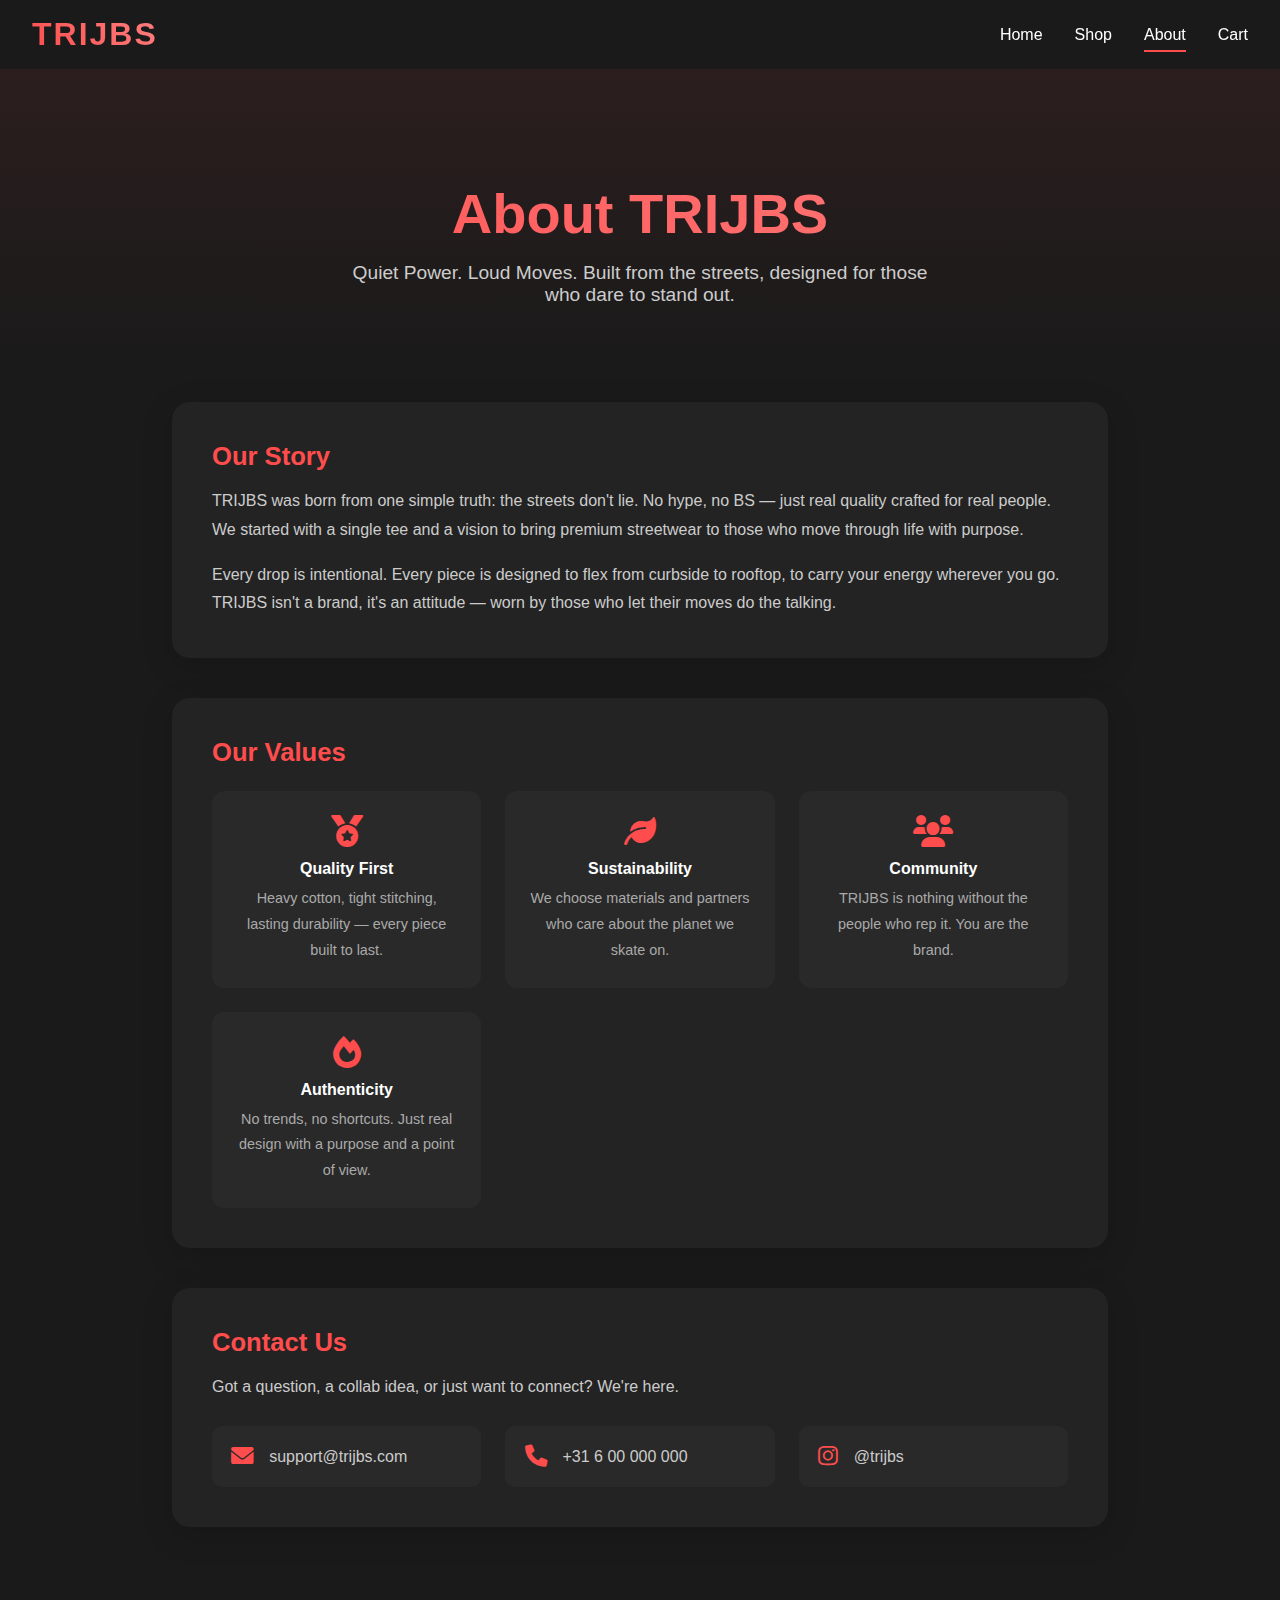
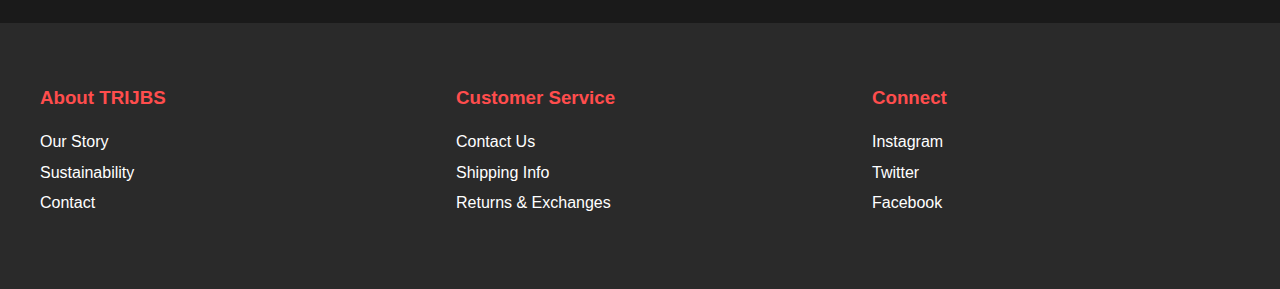
<file: about.html>
<!DOCTYPE html>
<html lang="en">
<head>
    <meta charset="UTF-8">
    <meta name="viewport" content="width=device-width, initial-scale=1.0">
    <title>About - TRIJBS</title>
    <link href="https://cdnjs.cloudflare.com/ajax/libs/font-awesome/6.0.0/css/all.min.css" rel="stylesheet">
    <meta property="og:title" content="About TRIJBS – Premium Streetwear">
    <meta property="og:description" content="Learn about TRIJBS – quiet power, loud moves. Premium streetwear designed for those who dare to stand out.">
    <meta property="og:image" content="https://images.unsplash.com/photo-1521572163474-6864f9cf17ab?auto=format&fit=crop&w=1200&q=80">
    <meta property="og:type" content="website">
    <meta name="twitter:card" content="summary_large_image">
    <style>
        :root {
            --primary-color: #ff4d4d;
            --secondary-color: #2a2a2a;
            --text-color: #ffffff;
            --background-color: #1a1a1a;
            --accent-color: #28a745;
        }
        * { margin: 0; padding: 0; box-sizing: border-box; font-family: 'Helvetica Neue', Arial, sans-serif; }
        body { background-color: var(--background-color); color: var(--text-color); }
        header { background-color: rgba(26, 26, 26, 0.95); padding: 1rem 2rem; position: sticky; top: 0; width: 100%; z-index: 1000; display: flex; justify-content: space-between; align-items: center; transition: all 0.3s ease; }
        .logo { font-size: 2rem; font-weight: bold; background: linear-gradient(45deg, var(--primary-color), #ff8080); -webkit-background-clip: text; -webkit-text-fill-color: transparent; letter-spacing: 2px; }
        nav { display: flex; gap: 2rem; }
        nav a { color: var(--text-color); text-decoration: none; font-size: 1rem; position: relative; padding: 0.5rem 0; }
        nav a::after { content: ''; position: absolute; bottom: 0; left: 0; width: 0; height: 2px; background: var(--primary-color); transition: width 0.3s ease; }
        nav a:hover::after, nav a.active::after { width: 100%; }
        .about-hero { padding: 7rem 2rem 4rem; text-align: center; background: linear-gradient(180deg, rgba(255,77,77,0.08) 0%, transparent 100%); }
        .about-hero h1 { font-size: 3.5rem; background: linear-gradient(45deg, var(--primary-color), #ff8080); -webkit-background-clip: text; -webkit-text-fill-color: transparent; margin-bottom: 1rem; }
        .about-hero p { font-size: 1.2rem; color: #ccc; max-width: 600px; margin: 0 auto; }
        .about-content { max-width: 1000px; margin: 0 auto; padding: 2rem; display: flex; flex-direction: column; gap: 2.5rem; }
        .about-block { background: #232323; border-radius: 18px; padding: 2.5rem; box-shadow: 0 8px 32px rgba(0,0,0,0.15); }
        .about-block h2 { font-size: 1.6rem; color: var(--primary-color); margin-bottom: 1rem; }
        .about-block p { color: #ccc; line-height: 1.8; margin-bottom: 1rem; }
        .about-block p:last-child { margin-bottom: 0; }
        .values-grid { display: grid; grid-template-columns: repeat(auto-fit, minmax(200px, 1fr)); gap: 1.5rem; margin-top: 1.5rem; }
        .value-item { background: #292929; border-radius: 12px; padding: 1.5rem; text-align: center; }
        .value-item i { font-size: 2rem; color: var(--primary-color); margin-bottom: 0.8rem; }
        .value-item h3 { font-size: 1rem; margin-bottom: 0.5rem; }
        .value-item p { font-size: 0.9rem; color: #aaa; margin: 0; }
        .contact-grid { display: grid; grid-template-columns: repeat(auto-fit, minmax(220px, 1fr)); gap: 1.5rem; margin-top: 1.5rem; }
        .contact-item { display: flex; align-items: center; gap: 1rem; background: #292929; border-radius: 10px; padding: 1.2rem; }
        .contact-item i { font-size: 1.4rem; color: var(--primary-color); flex-shrink: 0; }
        .contact-item a { color: #ccc; text-decoration: none; transition: color 0.3s; }
        .contact-item a:hover { color: var(--primary-color); }
        footer { background: var(--secondary-color); padding: 4rem 2rem; margin-top: 4rem; }
        .footer-content { max-width: 1200px; margin: 0 auto; display: grid; grid-template-columns: repeat(auto-fit, minmax(250px, 1fr)); gap: 3rem; }
        .footer-section h3 { color: var(--primary-color); margin-bottom: 1.5rem; }
        .footer-section ul { list-style: none; }
        .footer-section ul li { margin-bottom: 0.8rem; }
        .footer-section ul li a { color: var(--text-color); text-decoration: none; transition: color 0.3s ease; }
        .footer-section ul li a:hover { color: var(--primary-color); }
        @media (max-width: 768px) { header { padding: 1rem; flex-direction: column; gap: 1rem; } nav { gap: 1rem; } .about-hero h1 { font-size: 2.2rem; } .about-block { padding: 1.5rem; } }
    </style>
</head>
<body>
    <header>
        <div class="logo">TRIJBS</div>
        <nav>
            <a href="index.html">Home</a>
            <a href="shop.html">Shop</a>
            <a href="about.html" class="active">About</a>
            <a href="cart.html">Cart</a>
        </nav>
    </header>

    <section class="about-hero">
        <h1>About TRIJBS</h1>
        <p>Quiet Power. Loud Moves. Built from the streets, designed for those who dare to stand out.</p>
    </section>

    <div class="about-content">
        <div class="about-block">
            <h2>Our Story</h2>
            <p>TRIJBS was born from one simple truth: the streets don't lie. No hype, no BS — just real quality crafted for real people. We started with a single tee and a vision to bring premium streetwear to those who move through life with purpose.</p>
            <p>Every drop is intentional. Every piece is designed to flex from curbside to rooftop, to carry your energy wherever you go. TRIJBS isn't a brand, it's an attitude — worn by those who let their moves do the talking.</p>
        </div>

        <div class="about-block">
            <h2>Our Values</h2>
            <div class="values-grid">
                <div class="value-item">
                    <i class="fas fa-medal"></i>
                    <h3>Quality First</h3>
                    <p>Heavy cotton, tight stitching, lasting durability — every piece built to last.</p>
                </div>
                <div class="value-item">
                    <i class="fas fa-leaf"></i>
                    <h3>Sustainability</h3>
                    <p>We choose materials and partners who care about the planet we skate on.</p>
                </div>
                <div class="value-item">
                    <i class="fas fa-users"></i>
                    <h3>Community</h3>
                    <p>TRIJBS is nothing without the people who rep it. You are the brand.</p>
                </div>
                <div class="value-item">
                    <i class="fas fa-fire"></i>
                    <h3>Authenticity</h3>
                    <p>No trends, no shortcuts. Just real design with a purpose and a point of view.</p>
                </div>
            </div>
        </div>

        <div class="about-block">
            <h2>Contact Us</h2>
            <p>Got a question, a collab idea, or just want to connect? We're here.</p>
            <div class="contact-grid">
                <div class="contact-item">
                    <i class="fas fa-envelope"></i>
                    <a href="mailto:support@trijbs.com">support@trijbs.com</a>
                </div>
                <div class="contact-item">
                    <i class="fas fa-phone"></i>
                    <span style="color:#ccc;">+31 6 00 000 000</span>
                </div>
                <div class="contact-item">
                    <i class="fab fa-instagram"></i>
                    <a href="#">@trijbs</a>
                </div>
            </div>
        </div>
    </div>

    <footer>
        <div class="footer-content">
            <div class="footer-section">
                <h3>About TRIJBS</h3>
                <ul>
                    <li><a href="about.html">Our Story</a></li>
                    <li><a href="about.html">Sustainability</a></li>
                    <li><a href="about.html">Contact</a></li>
                </ul>
            </div>
            <div class="footer-section">
                <h3>Customer Service</h3>
                <ul>
                    <li><a href="about.html">Contact Us</a></li>
                    <li><a href="#">Shipping Info</a></li>
                    <li><a href="#">Returns &amp; Exchanges</a></li>
                </ul>
            </div>
            <div class="footer-section">
                <h3>Connect</h3>
                <ul>
                    <li><a href="#">Instagram</a></li>
                    <li><a href="#">Twitter</a></li>
                    <li><a href="#">Facebook</a></li>
                </ul>
            </div>
        </div>
    </footer>
</body>
</html>
</file>
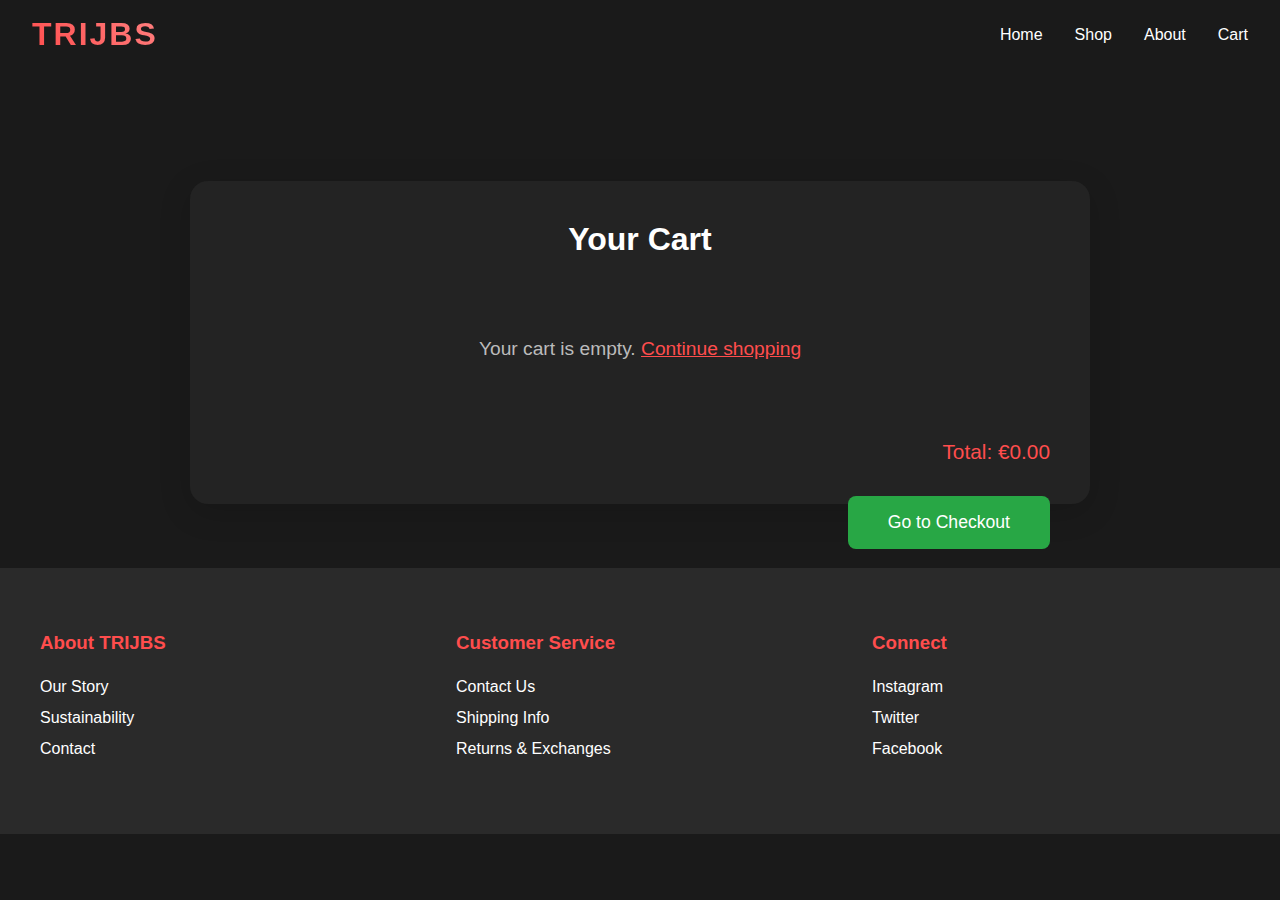
<file: cart.html>
<!DOCTYPE html>
<html lang="en">
<head>
    <meta charset="UTF-8">
    <meta name="viewport" content="width=device-width, initial-scale=1.0">
    <title>Cart - TRIJBS</title>
    <link href="https://cdnjs.cloudflare.com/ajax/libs/font-awesome/6.0.0/css/all.min.css" rel="stylesheet">
    <meta property="og:title" content="Your Cart – TRIJBS">
    <meta property="og:description" content="Review your TRIJBS order before checkout.">
    <meta property="og:image" content="https://images.unsplash.com/photo-1521572163474-6864f9cf17ab?auto=format&fit=crop&w=1200&q=80">
    <meta property="og:type" content="website">
    <meta name="twitter:card" content="summary_large_image">
    <style>
        :root {
            --primary-color: #ff4d4d;
            --secondary-color: #2a2a2a;
            --text-color: #ffffff;
            --background-color: #1a1a1a;
            --accent-color: #28a745;
        }
        * { margin: 0; padding: 0; box-sizing: border-box; font-family: 'Helvetica Neue', Arial, sans-serif; }
        body { background-color: var(--background-color); color: var(--text-color); }
        header { background-color: rgba(26, 26, 26, 0.95); padding: 1rem 2rem; position: sticky; top: 0; width: 100%; z-index: 1000; display: flex; justify-content: space-between; align-items: center; transition: all 0.3s ease; }
        .logo { font-size: 2rem; font-weight: bold; background: linear-gradient(45deg, var(--primary-color), #ff8080); -webkit-background-clip: text; -webkit-text-fill-color: transparent; letter-spacing: 2px; }
        nav { display: flex; gap: 2rem; }
        nav a { color: var(--text-color); text-decoration: none; font-size: 1rem; position: relative; padding: 0.5rem 0; }
        nav a::after { content: ''; position: absolute; bottom: 0; left: 0; width: 0; height: 2px; background: var(--primary-color); transition: width 0.3s ease; }
        nav a:hover::after { width: 100%; }
        .cart-section { max-width: 900px; margin: 7rem auto 2rem auto; background: #232323; border-radius: 18px; padding: 2.5rem; box-shadow: 0 8px 32px rgba(0,0,0,0.15); }
        .cart-section h1 { font-size: 2rem; margin-bottom: 2rem; text-align: center; }
        .cart-items { display: flex; flex-direction: column; gap: 2rem; }
        .cart-item { display: flex; gap: 2rem; background: #292929; border-radius: 12px; padding: 1.5rem; align-items: center; }
        .cart-item img { width: 100px; height: 100px; object-fit: cover; border-radius: 8px; }
        .cart-item-details { flex: 1; }
        .cart-item-details h3 { font-size: 1.1rem; margin-bottom: 0.5rem; }
        .cart-item-details p { font-size: 1rem; margin-bottom: 0.3rem; }
        .cart-item-actions { display: flex; flex-direction: column; gap: 0.7rem; align-items: flex-end; }
        .quantity-controls { display: flex; align-items: center; gap: 0.5rem; }
        .quantity-btn { padding: 0.3rem 0.9rem; border: 1px solid #bbb; background: #2a2a2a; color: #fff; border-radius: 6px; cursor: pointer; }
        .quantity-btn:hover { background: #444; }
        .quantity-input { width: 50px; padding: 0.3rem; text-align: center; border: 1px solid #bbb; border-radius: 6px; background: #fff; color: #222; }
        .remove-btn { background: var(--primary-color); color: #fff; border: none; border-radius: 6px; padding: 0.5rem 1.2rem; cursor: pointer; transition: background 0.2s; }
        .remove-btn:hover { background: #e63939; }
        .cart-total { text-align: right; margin-top: 2rem; font-size: 1.3rem; color: var(--primary-color); }
        .checkout-btn { background: var(--accent-color); color: #fff; padding: 1rem 2.5rem; border: none; border-radius: 8px; font-size: 1.1rem; cursor: pointer; margin-top: 2rem; float: right; transition: background 0.2s; }
        .checkout-btn:hover { background: #218838; }
        .empty-cart { text-align: center; color: #bbb; font-size: 1.2rem; margin: 3rem 0; }
        footer { background: var(--secondary-color); padding: 4rem 2rem; margin-top: 4rem; }
        .footer-content { max-width: 1200px; margin: 0 auto; display: grid; grid-template-columns: repeat(auto-fit, minmax(250px, 1fr)); gap: 3rem; }
        .footer-section h3 { color: var(--primary-color); margin-bottom: 1.5rem; }
        .footer-section ul { list-style: none; }
        .footer-section ul li { margin-bottom: 0.8rem; }
        .footer-section ul li a { color: var(--text-color); text-decoration: none; transition: color 0.3s ease; }
        .footer-section ul li a:hover { color: var(--primary-color); }
        @media (max-width: 900px) { .cart-section { padding: 1.5rem; } .cart-item { flex-direction: column; align-items: flex-start; gap: 1rem; } .cart-item-actions { align-items: flex-start; } }
        @media (max-width: 600px) { .cart-section { padding: 0.5rem; } }
    </style>
</head>
<body>
    <header>
        <div class="logo">TRIJBS</div>
        <nav>
            <a href="index.html">Home</a>
            <a href="shop.html">Shop</a>
            <a href="about.html">About</a>
            <a href="cart.html">Cart</a>
        </nav>
    </header>
    <section class="cart-section">
        <h1>Your Cart</h1>
        <div class="cart-items" id="cart-items">
            <!-- Cart items will be injected here -->
        </div>
        <div class="cart-total" id="cart-total">Total: €0.00</div>
        <a href="checkout.html"><button class="checkout-btn">Go to Checkout</button></a>
    </section>
    <footer>
        <div class="footer-content">
            <div class="footer-section">
                <h3>About TRIJBS</h3>
                <ul>
                    <li><a href="about.html">Our Story</a></li>
                    <li><a href="about.html">Sustainability</a></li>
                    <li><a href="about.html">Contact</a></li>
                </ul>
            </div>
            <div class="footer-section">
                <h3>Customer Service</h3>
                <ul>
                    <li><a href="about.html">Contact Us</a></li>
                    <li><a href="#">Shipping Info</a></li>
                    <li><a href="#">Returns &amp; Exchanges</a></li>
                </ul>
            </div>
            <div class="footer-section">
                <h3>Connect</h3>
                <ul>
                    <li><a href="#instagram">Instagram</a></li>
                    <li><a href="#twitter">Twitter</a></li>
                    <li><a href="#facebook">Facebook</a></li>
                </ul>
            </div>
        </div>
    </footer>
    <script>
        let cart = JSON.parse(localStorage.getItem('trijbs_cart') || '[]');
        function saveCart() {
            localStorage.setItem('trijbs_cart', JSON.stringify(cart));
        }
        function renderCart() {
            const cartItems = document.getElementById('cart-items');
            const cartTotal = document.getElementById('cart-total');
            cartItems.innerHTML = '';
            if (cart.length === 0) {
                cartItems.innerHTML = '<div class="empty-cart">Your cart is empty. <a href="shop.html" style="color:var(--primary-color);">Continue shopping</a></div>';
                cartTotal.textContent = 'Total: €0.00';
                return;
            }
            let total = 0;
            cart.forEach((item, idx) => {
                const itemTotal = item.price * item.quantity;
                total += itemTotal;
                const el = document.createElement('div');
                el.className = 'cart-item';
                el.innerHTML = `
                    <img src="${item.image}" alt="${item.name}">
                    <div class="cart-item-details">
                        <h3>${item.name}</h3>
                        <p>Color: ${item.color}</p>
                        <p>Size: ${item.size}</p>
                        <p>Price: €${item.price.toFixed(2)}</p>
                        <p>Subtotal: €${itemTotal.toFixed(2)}</p>
                    </div>
                    <div class="cart-item-actions">
                        <div class="quantity-controls">
                            <button class="quantity-btn" onclick="updateQuantity(${idx}, -1)">-</button>
                            <input type="number" class="quantity-input" value="${item.quantity}" min="1" readonly>
                            <button class="quantity-btn" onclick="updateQuantity(${idx}, 1)">+</button>
                        </div>
                        <button class="remove-btn" onclick="removeItem(${idx})">Remove</button>
                    </div>
                `;
                cartItems.appendChild(el);
            });
            cartTotal.textContent = `Total: €${total.toFixed(2)}`;
        }
        function updateQuantity(idx, change) {
            if (cart[idx].quantity + change < 1) return;
            cart[idx].quantity += change;
            saveCart();
            renderCart();
        }
        function removeItem(idx) {
            cart.splice(idx, 1);
            saveCart();
            renderCart();
        }
        renderCart();
    </script>
</body>
</html>
</file>
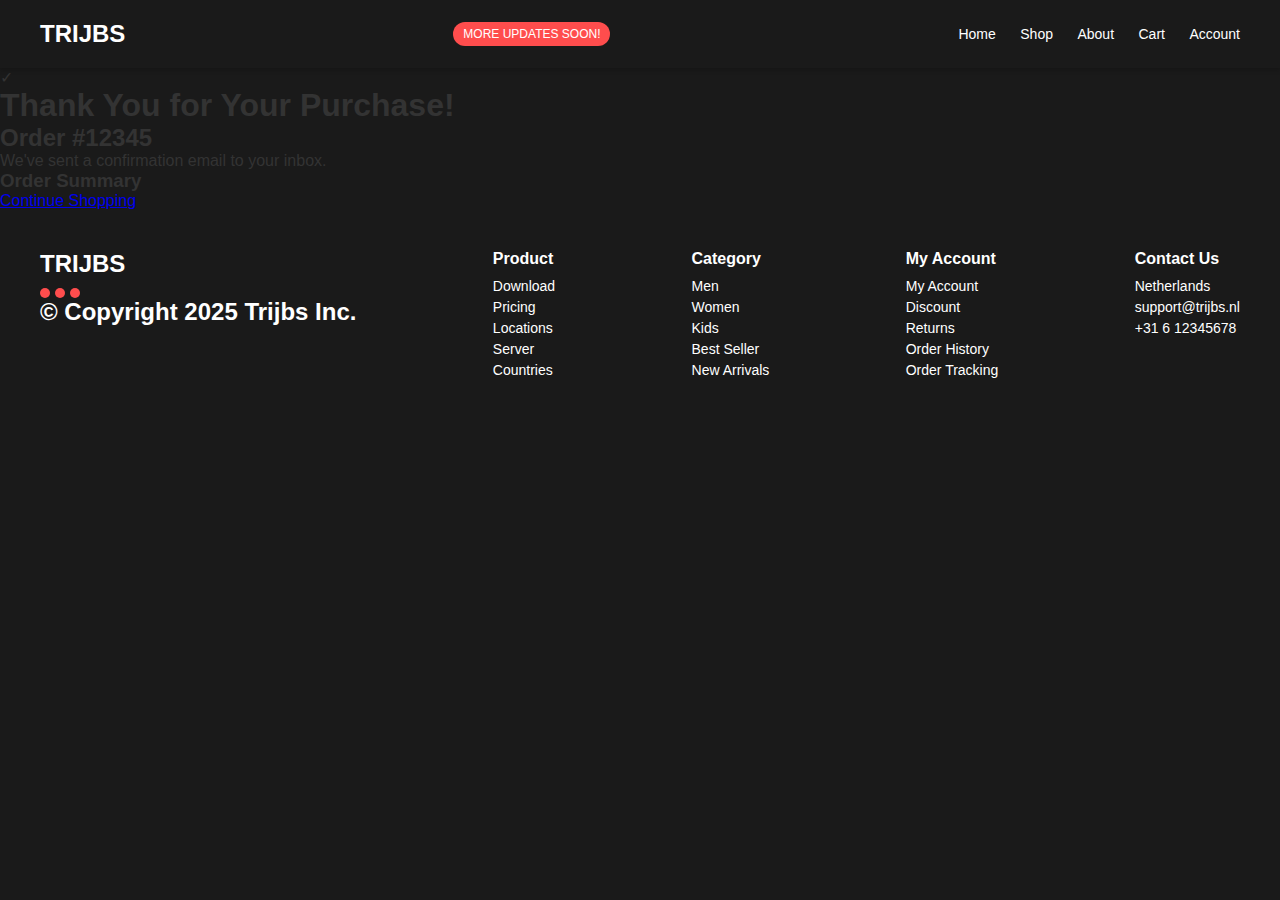
<file: checkout-succes.html>
<!DOCTYPE html>
<html lang="en">
<head>
    <meta charset="UTF-8">
    <meta name="viewport" content="width=device-width, initial-scale=1.0">
    <title>Trijbs Checkout</title>
    <link rel="stylesheet" href="styles.css">
</head>
<body>
    <!-- Header -->
    <header>
        <div class="logo">TRIJBS</div>
        <div class="update">MORE UPDATES SOON!</div>
        <nav>
            <a href="index.html">Home</a>
            <a href="shop.html">Shop</a>
            <a href="#">About</a>
            <a href="cart.html">Cart</a>
            <a href="#">Account</a>
        </nav>
    </header>

    <div class="success-page">
        <div class="success-content">
            <div class="success-icon">✓</div>
            <h1>Thank You for Your Purchase!</h1>
            <div class="order-details">
                <h2>Order #12345</h2>
                <p>We've sent a confirmation email to your inbox.</p>
                
                <!-- Order Summary -->
                <div class="order-summary">
                    <h3>Order Summary</h3>
                    <!-- Order items list -->
                </div>
            </div>
            <a href="/shop" class="continue-shopping">Continue Shopping</a>
        </div>
    </div>
    
    <!-- Footer -->
    <footer>
        <div class="footer-logo">
            TRIJBS
            <div class="dots">
                <div class="dot"></div>
                <div class="dot"></div>
                <div class="dot"></div>
            </div>
            <p>© Copyright 2025 Trijbs Inc.</p>
        </div>
        <div class="footer-column">
            <h3>Product</h3>
            <a href="#">Download</a>
            <a href="#">Pricing</a>
            <a href="#">Locations</a>
            <a href="#">Server</a>
            <a href="#">Countries</a>
        </div>
        <div class="footer-column">
            <h3>Category</h3>
            <a href="#">Men</a>
            <a href="#">Women</a>
            <a href="#">Kids</a>
            <a href="#">Best Seller</a>
            <a href="#">New Arrivals</a>
        </div>
        <div class="footer-column">
            <h3>My Account</h3>
            <a href="#">My Account</a>
            <a href="#">Discount</a>
            <a href="#">Returns</a>
            <a href="#">Order History</a>
            <a href="#">Order Tracking</a>
        </div>
        <div class="footer-column">
            <h3>Contact Us</h3>
            <a href="#">Netherlands</a>
            <a href="#">support@trijbs.nl</a>
            <a href="#">+31 6 12345678</a>
        </div>
    </footer>

    <script src="checkout.js"></script>
</body>
</html>
</file>
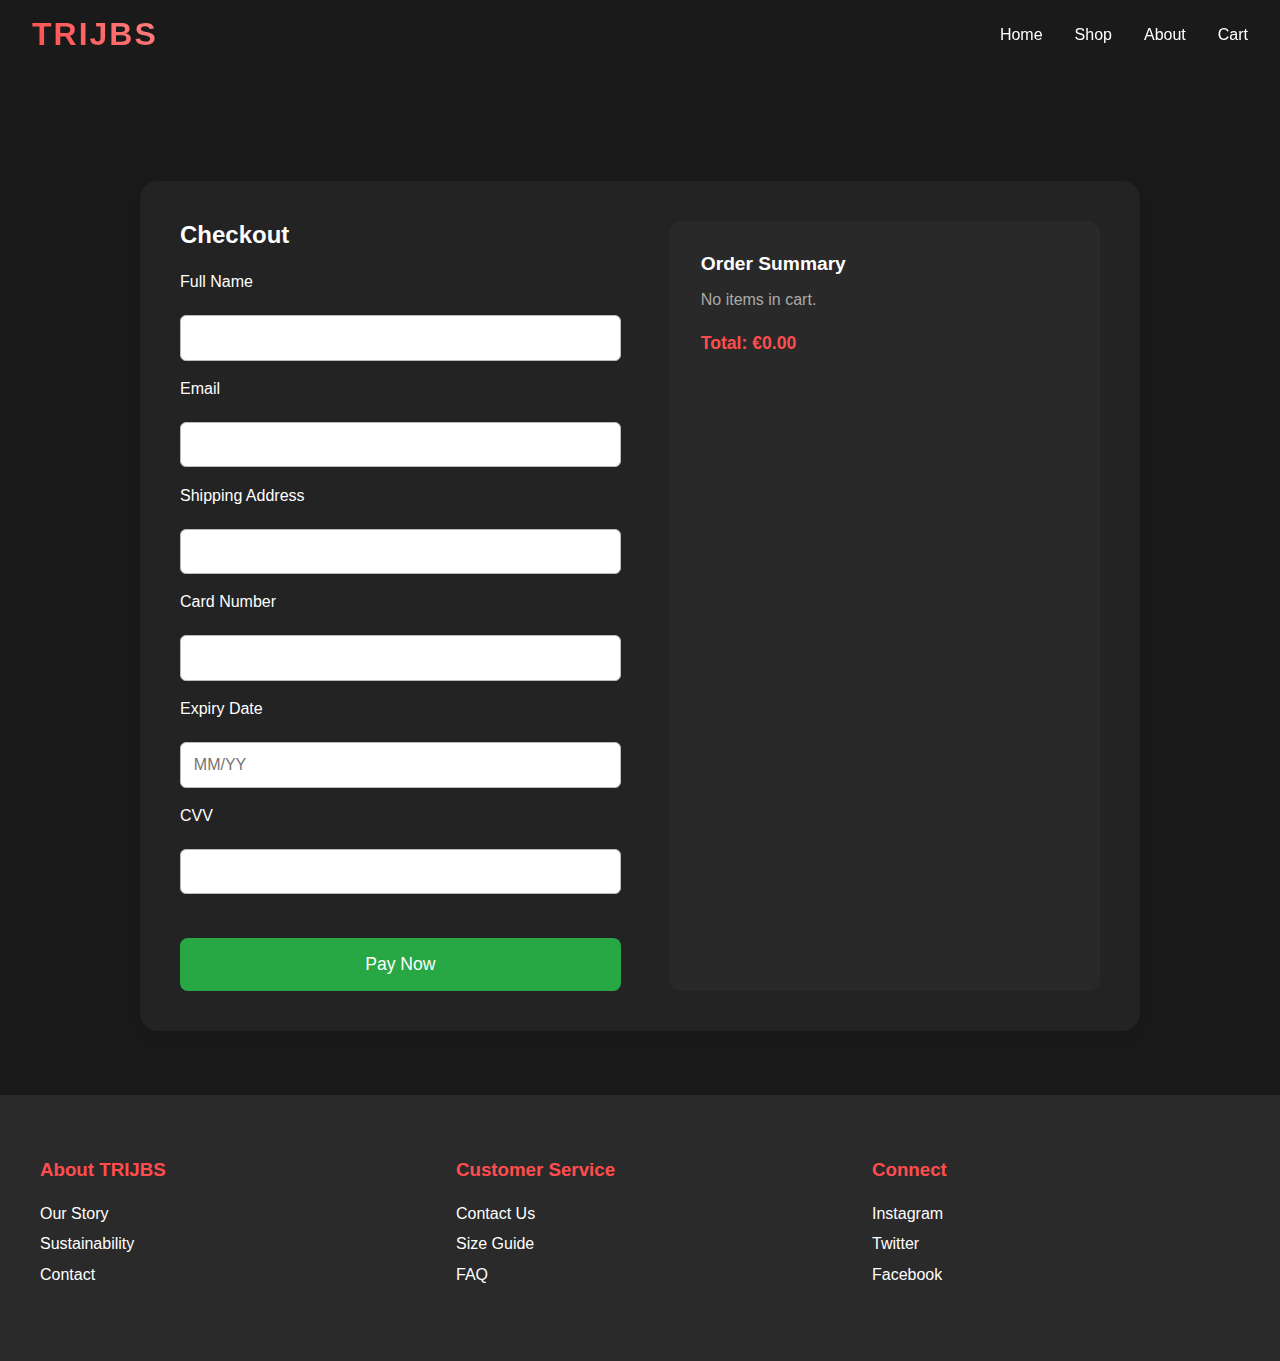
<file: checkout.html>
<!DOCTYPE html>
<html lang="en">
<head>
    <meta charset="UTF-8">
    <meta name="viewport" content="width=device-width, initial-scale=1.0">
    <title>Checkout - TRIJBS</title>
    <link href="https://cdnjs.cloudflare.com/ajax/libs/font-awesome/6.0.0/css/all.min.css" rel="stylesheet">
    <meta property="og:title" content="Checkout – TRIJBS">
    <meta property="og:description" content="Complete your TRIJBS order securely.">
    <meta property="og:image" content="https://images.unsplash.com/photo-1521572163474-6864f9cf17ab?auto=format&fit=crop&w=1200&q=80">
    <meta property="og:type" content="website">
    <meta name="twitter:card" content="summary_large_image">
    <style>
        :root {
            --primary-color: #ff4d4d;
            --secondary-color: #2a2a2a;
            --text-color: #ffffff;
            --background-color: #1a1a1a;
            --accent-color: #28a745;
        }
        * { margin: 0; padding: 0; box-sizing: border-box; font-family: 'Helvetica Neue', Arial, sans-serif; }
        body { background-color: var(--background-color); color: var(--text-color); }
        header { background-color: rgba(26, 26, 26, 0.95); padding: 1rem 2rem; position: sticky; top: 0; width: 100%; z-index: 1000; display: flex; justify-content: space-between; align-items: center; transition: all 0.3s ease; }
        .logo { font-size: 2rem; font-weight: bold; background: linear-gradient(45deg, var(--primary-color), #ff8080); -webkit-background-clip: text; -webkit-text-fill-color: transparent; letter-spacing: 2px; }
        nav { display: flex; gap: 2rem; }
        nav a { color: var(--text-color); text-decoration: none; font-size: 1rem; position: relative; padding: 0.5rem 0; }
        nav a::after { content: ''; position: absolute; bottom: 0; left: 0; width: 0; height: 2px; background: var(--primary-color); transition: width 0.3s ease; }
        nav a:hover::after { width: 100%; }
        .checkout-section { max-width: 1000px; margin: 7rem auto 2rem auto; background: #232323; border-radius: 18px; padding: 2.5rem; box-shadow: 0 8px 32px rgba(0,0,0,0.15); display: flex; gap: 3rem; }
        .checkout-form { flex: 1.2; }
        .checkout-form h2 { font-size: 1.5rem; margin-bottom: 1.5rem; }
        .checkout-form form { display: flex; flex-direction: column; gap: 1.2rem; }
        .checkout-form label { font-size: 1rem; margin-bottom: 0.3rem; }
        .checkout-form input { padding: 0.8rem; border: 1px solid #bbb; border-radius: 6px; font-size: 1rem; background: #fff; color: #222; }
        .pay-btn { background: var(--accent-color); color: #fff; padding: 1rem 2.5rem; border: none; border-radius: 8px; font-size: 1.1rem; cursor: pointer; margin-top: 1.5rem; transition: background 0.2s; }
        .pay-btn:hover { background: #218838; }
        .payment-message { margin-top: 1rem; font-size: 1rem; display: none; }
        .payment-message.success { color: var(--accent-color); }
        .payment-message.error { color: var(--primary-color); }
        .checkout-summary { flex: 1; background: #292929; border-radius: 12px; padding: 2rem; }
        .checkout-summary h3 { font-size: 1.2rem; margin-bottom: 1rem; }
        .summary-item { display: flex; justify-content: space-between; margin-bottom: 0.7rem; }
        .summary-total { font-weight: bold; color: var(--primary-color); font-size: 1.1rem; margin-top: 1.5rem; }
        .cart-badge { background: var(--primary-color); color: #fff; border-radius: 50%; padding: 0.1rem 0.45rem; font-size: 0.72rem; font-weight: bold; margin-left: 0.25rem; display: none; }
        @media (max-width: 900px) { .checkout-section { flex-direction: column; padding: 1.5rem; gap: 2rem; } .checkout-summary { padding: 1rem; } }
        @media (max-width: 600px) { .checkout-section { padding: 0.5rem; } }
        footer { background: var(--secondary-color); padding: 4rem 2rem; margin-top: 4rem; }
        .footer-content { max-width: 1200px; margin: 0 auto; display: grid; grid-template-columns: repeat(auto-fit, minmax(250px, 1fr)); gap: 3rem; }
        .footer-section h3 { color: var(--primary-color); margin-bottom: 1.5rem; }
        .footer-section ul { list-style: none; }
        .footer-section ul li { margin-bottom: 0.8rem; }
        .footer-section ul li a { color: var(--text-color); text-decoration: none; transition: color 0.3s ease; }
        .footer-section ul li a:hover { color: var(--primary-color); }
    </style>
</head>
<body>
    <header>
        <div class="logo">TRIJBS</div>
        <nav>
            <a href="index.html">Home</a>
            <a href="shop.html">Shop</a>
            <a href="about.html">About</a>
            <a href="cart.html">Cart <span class="cart-badge" id="cart-badge"></span></a>
        </nav>
    </header>
    <section class="checkout-section">
        <div class="checkout-form">
            <h2>Checkout</h2>
            <form id="checkout-form">
                <label for="name">Full Name</label>
                <input type="text" id="name" name="name" required>
                <label for="email">Email</label>
                <input type="email" id="email" name="email" required>
                <label for="address">Shipping Address</label>
                <input type="text" id="address" name="address" required>
                <label for="card">Card Number</label>
                <input type="text" id="card" name="card" maxlength="19" required>
                <label for="expiry">Expiry Date</label>
                <input type="text" id="expiry" name="expiry" placeholder="MM/YY" maxlength="5" required>
                <label for="cvv">CVV</label>
                <input type="text" id="cvv" name="cvv" maxlength="4" required>
                <button type="submit" class="pay-btn" id="pay-btn">Pay Now</button>
                <div class="payment-message" id="payment-message"></div>
            </form>
        </div>
        <div class="checkout-summary">
            <h3>Order Summary</h3>
            <div id="checkout-items"></div>
            <div class="summary-total" id="checkout-total">Total: €0.00</div>
        </div>
    </section>
    <footer>
        <div class="footer-content">
            <div class="footer-section">
                <h3>About TRIJBS</h3>
                <ul>
                    <li><a href="about.html">Our Story</a></li>
                    <li><a href="about.html">Sustainability</a></li>
                    <li><a href="contact.html">Contact</a></li>
                </ul>
            </div>
            <div class="footer-section">
                <h3>Customer Service</h3>
                <ul>
                    <li><a href="contact.html">Contact Us</a></li>
                    <li><a href="sizeguide.html">Size Guide</a></li>
                    <li><a href="faq.html">FAQ</a></li>
                </ul>
            </div>
            <div class="footer-section">
                <h3>Connect</h3>
                <ul>
                    <li><a href="#instagram">Instagram</a></li>
                    <li><a href="#twitter">Twitter</a></li>
                    <li><a href="#facebook">Facebook</a></li>
                </ul>
            </div>
        </div>
    </footer>
    <script>
        // Render order summary from localStorage
        (function() {
            const cart = JSON.parse(localStorage.getItem('trijbs_cart') || '[]');
            const itemsEl = document.getElementById('checkout-items');
            const totalEl = document.getElementById('checkout-total');
            if (cart.length === 0) {
                itemsEl.innerHTML = '<div style="color:#aaa;margin-bottom:1rem;">No items in cart.</div>';
                return;
            }
            let total = 0;
            cart.forEach(item => {
                const subtotal = item.price * item.quantity;
                total += subtotal;
                const row = document.createElement('div');
                row.className = 'summary-item';
                row.innerHTML = `<span>${item.name} (${item.color}, ${item.size})</span><span>€${item.price.toFixed(2)} x ${item.quantity}</span>`;
                itemsEl.appendChild(row);
            });
            totalEl.textContent = `Total: €${total.toFixed(2)}`;
        })();

        // Card number formatting (XXXX XXXX XXXX XXXX)
        document.getElementById('card').addEventListener('input', function() {
            let val = this.value.replace(/\D/g, '').slice(0, 16);
            this.value = val.replace(/(.{4})/g, '$1 ').trim();
        });

        // Simulate payment and redirect
        document.getElementById('checkout-form').addEventListener('submit', function(e) {
            e.preventDefault();
            const payBtn = document.getElementById('pay-btn');
            const paymentMessage = document.getElementById('payment-message');
            payBtn.disabled = true;
            paymentMessage.textContent = 'Processing payment...';
            paymentMessage.className = 'payment-message';
            paymentMessage.style.display = 'block';
            setTimeout(() => {
                paymentMessage.textContent = 'Payment successful! Redirecting...';
                paymentMessage.className = 'payment-message success';
                setTimeout(() => {
                    window.location.href = 'thankyou.html';
                }, 1800);
            }, 1800);
        });
    </script>
    <script>
        (function() { var c=JSON.parse(localStorage.getItem('trijbs_cart')||'[]'); var n=c.reduce(function(s,i){return s+i.quantity;},0); var b=document.getElementById('cart-badge'); if(b&&n>0){b.textContent=n;b.style.display='inline';} })();
    </script>
</body>
</html>
</file>
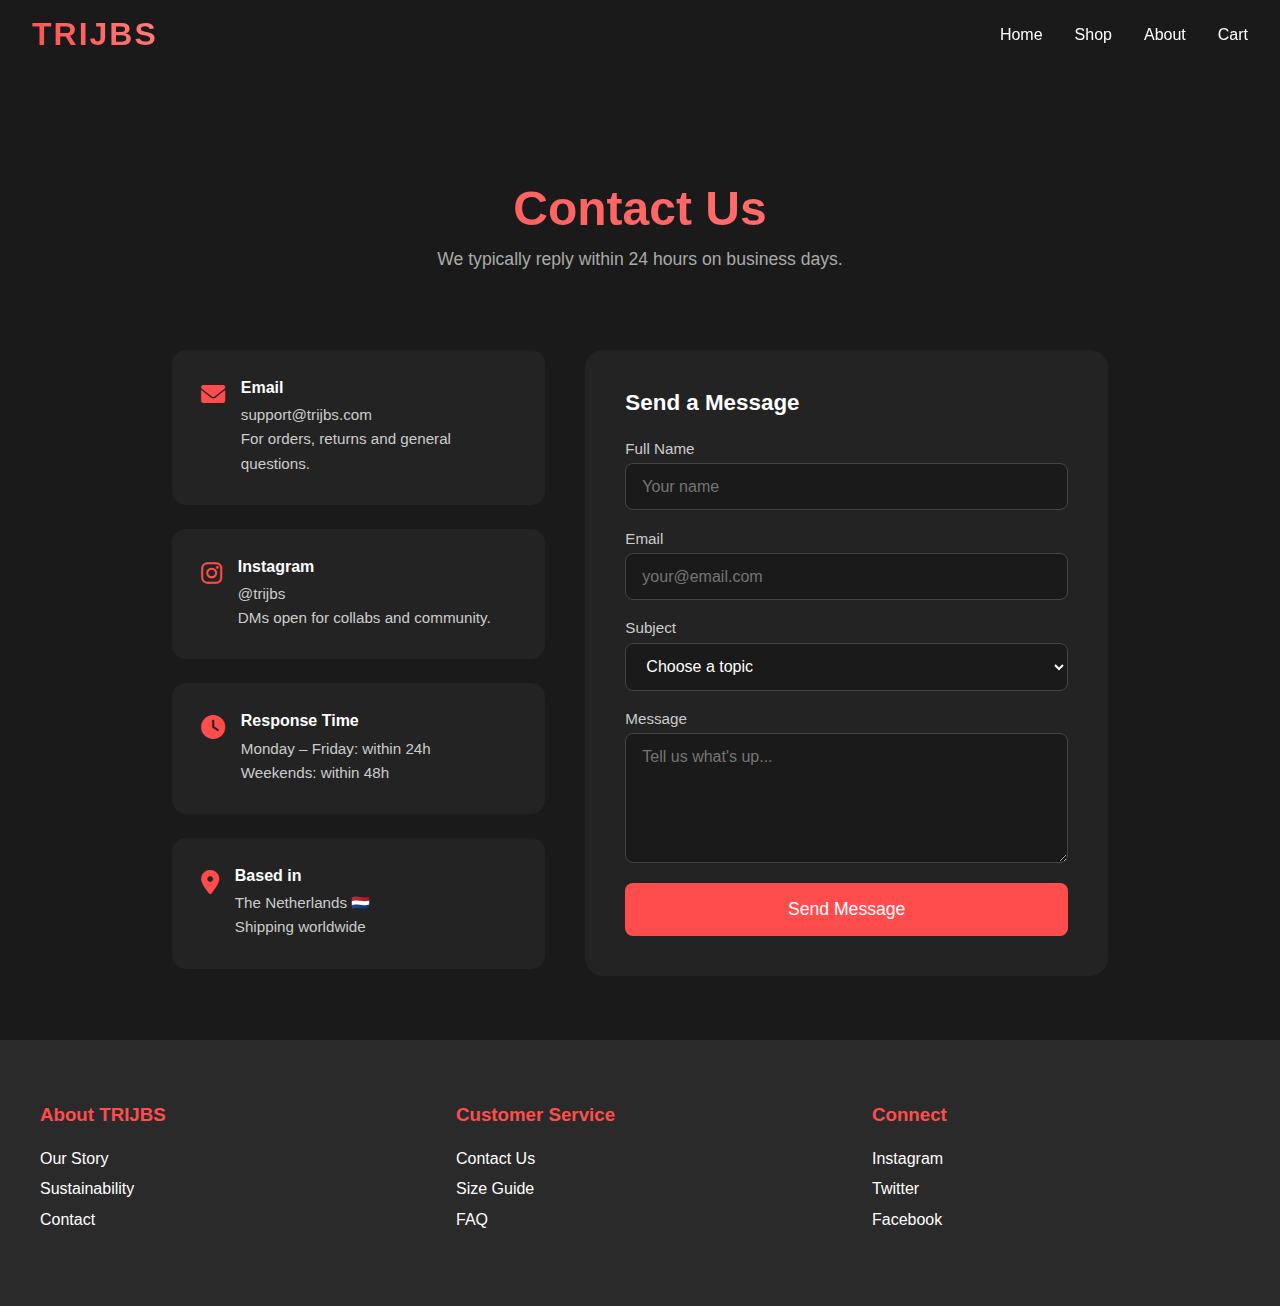
<file: contact.html>
<!DOCTYPE html>
<html lang="en">
<head>
    <meta charset="UTF-8">
    <meta name="viewport" content="width=device-width, initial-scale=1.0">
    <title>Contact - TRIJBS</title>
    <link href="https://cdnjs.cloudflare.com/ajax/libs/font-awesome/6.0.0/css/all.min.css" rel="stylesheet">
    <meta property="og:title" content="Contact TRIJBS">
    <meta property="og:description" content="Get in touch with the TRIJBS team. We're here to help.">
    <meta property="og:image" content="https://images.unsplash.com/photo-1521572163474-6864f9cf17ab?auto=format&fit=crop&w=1200&q=80">
    <meta property="og:type" content="website">
    <meta name="twitter:card" content="summary_large_image">
    <style>
        :root {
            --primary-color: #ff4d4d;
            --secondary-color: #2a2a2a;
            --text-color: #ffffff;
            --background-color: #1a1a1a;
            --accent-color: #28a745;
        }
        * { margin: 0; padding: 0; box-sizing: border-box; font-family: 'Helvetica Neue', Arial, sans-serif; }
        body { background-color: var(--background-color); color: var(--text-color); }
        header { background-color: rgba(26, 26, 26, 0.95); padding: 1rem 2rem; position: sticky; top: 0; width: 100%; z-index: 1000; display: flex; justify-content: space-between; align-items: center; }
        .logo { font-size: 2rem; font-weight: bold; background: linear-gradient(45deg, var(--primary-color), #ff8080); -webkit-background-clip: text; -webkit-text-fill-color: transparent; letter-spacing: 2px; }
        nav { display: flex; gap: 2rem; }
        nav a { color: var(--text-color); text-decoration: none; font-size: 1rem; position: relative; padding: 0.5rem 0; }
        nav a::after { content: ''; position: absolute; bottom: 0; left: 0; width: 0; height: 2px; background: var(--primary-color); transition: width 0.3s ease; }
        nav a:hover::after { width: 100%; }
        .cart-badge { background: var(--primary-color); color: #fff; border-radius: 50%; padding: 0.1rem 0.45rem; font-size: 0.72rem; font-weight: bold; margin-left: 0.25rem; display: none; }
        .page-hero { padding: 7rem 2rem 3rem; text-align: center; }
        .page-hero h1 { font-size: 3rem; background: linear-gradient(45deg, var(--primary-color), #ff8080); -webkit-background-clip: text; -webkit-text-fill-color: transparent; margin-bottom: 0.8rem; }
        .page-hero p { color: #aaa; font-size: 1.1rem; }
        .contact-layout { max-width: 1000px; margin: 2rem auto; padding: 0 2rem; display: grid; grid-template-columns: 1fr 1.4fr; gap: 2.5rem; }
        .contact-info { display: flex; flex-direction: column; gap: 1.5rem; }
        .contact-card { background: #232323; border-radius: 14px; padding: 1.8rem; display: flex; gap: 1rem; align-items: flex-start; }
        .contact-card i { font-size: 1.5rem; color: var(--primary-color); margin-top: 0.2rem; flex-shrink: 0; }
        .contact-card h3 { font-size: 1rem; margin-bottom: 0.4rem; }
        .contact-card p, .contact-card a { color: #ccc; font-size: 0.95rem; text-decoration: none; line-height: 1.6; }
        .contact-card a:hover { color: var(--primary-color); }
        .contact-form-block { background: #232323; border-radius: 18px; padding: 2.5rem; }
        .contact-form-block h2 { font-size: 1.4rem; margin-bottom: 1.5rem; }
        .form-group { display: flex; flex-direction: column; gap: 0.4rem; margin-bottom: 1.2rem; }
        .form-group label { font-size: 0.95rem; color: #ccc; }
        .form-group input, .form-group select, .form-group textarea { padding: 0.85rem 1rem; border: 1px solid #444; border-radius: 8px; background: #1a1a1a; color: #fff; font-size: 1rem; font-family: inherit; transition: border-color 0.2s; }
        .form-group input:focus, .form-group select:focus, .form-group textarea:focus { outline: none; border-color: var(--primary-color); }
        .form-group textarea { min-height: 130px; resize: vertical; }
        .form-group select option { background: #1a1a1a; }
        .submit-btn { background: var(--primary-color); color: #fff; padding: 1rem 2.5rem; border: none; border-radius: 8px; font-size: 1.1rem; cursor: pointer; transition: background 0.2s; width: 100%; }
        .submit-btn:hover { background: #e63939; }
        .form-success { background: rgba(40,167,69,0.15); border: 1px solid var(--accent-color); border-radius: 8px; padding: 1rem 1.5rem; color: var(--accent-color); margin-top: 1rem; display: none; }
        footer { background: var(--secondary-color); padding: 4rem 2rem; margin-top: 4rem; }
        .footer-content { max-width: 1200px; margin: 0 auto; display: grid; grid-template-columns: repeat(auto-fit, minmax(250px, 1fr)); gap: 3rem; }
        .footer-section h3 { color: var(--primary-color); margin-bottom: 1.5rem; }
        .footer-section ul { list-style: none; }
        .footer-section ul li { margin-bottom: 0.8rem; }
        .footer-section ul li a { color: var(--text-color); text-decoration: none; transition: color 0.3s ease; }
        .footer-section ul li a:hover { color: var(--primary-color); }
        @media (max-width: 768px) { header { padding: 1rem; flex-direction: column; gap: 1rem; } nav { gap: 1rem; } .contact-layout { grid-template-columns: 1fr; } .page-hero h1 { font-size: 2rem; } }
    </style>
</head>
<body>
    <header>
        <div class="logo">TRIJBS</div>
        <nav>
            <a href="index.html">Home</a>
            <a href="shop.html">Shop</a>
            <a href="about.html">About</a>
            <a href="cart.html">Cart <span class="cart-badge" id="cart-badge"></span></a>
        </nav>
    </header>

    <section class="page-hero">
        <h1>Contact Us</h1>
        <p>We typically reply within 24 hours on business days.</p>
    </section>

    <div class="contact-layout">
        <div class="contact-info">
            <div class="contact-card">
                <i class="fas fa-envelope"></i>
                <div>
                    <h3>Email</h3>
                    <a href="mailto:support@trijbs.com">support@trijbs.com</a>
                    <p>For orders, returns and general questions.</p>
                </div>
            </div>
            <div class="contact-card">
                <i class="fab fa-instagram"></i>
                <div>
                    <h3>Instagram</h3>
                    <a href="#">@trijbs</a>
                    <p>DMs open for collabs and community.</p>
                </div>
            </div>
            <div class="contact-card">
                <i class="fas fa-clock"></i>
                <div>
                    <h3>Response Time</h3>
                    <p>Monday – Friday: within 24h<br>Weekends: within 48h</p>
                </div>
            </div>
            <div class="contact-card">
                <i class="fas fa-map-marker-alt"></i>
                <div>
                    <h3>Based in</h3>
                    <p>The Netherlands 🇳🇱<br>Shipping worldwide</p>
                </div>
            </div>
        </div>

        <div class="contact-form-block">
            <h2>Send a Message</h2>
            <form id="contact-form" onsubmit="submitContact(event)">
                <div class="form-group">
                    <label for="c-name">Full Name</label>
                    <input type="text" id="c-name" required placeholder="Your name">
                </div>
                <div class="form-group">
                    <label for="c-email">Email</label>
                    <input type="email" id="c-email" required placeholder="your@email.com">
                </div>
                <div class="form-group">
                    <label for="c-subject">Subject</label>
                    <select id="c-subject" required>
                        <option value="" disabled selected>Choose a topic</option>
                        <option value="order">Order question</option>
                        <option value="return">Return / exchange</option>
                        <option value="shipping">Shipping</option>
                        <option value="collab">Collab / partnership</option>
                        <option value="other">Other</option>
                    </select>
                </div>
                <div class="form-group">
                    <label for="c-message">Message</label>
                    <textarea id="c-message" required placeholder="Tell us what's up..."></textarea>
                </div>
                <button type="submit" class="submit-btn">Send Message</button>
                <div class="form-success" id="form-success">
                    <i class="fas fa-check-circle"></i> Message sent! We'll get back to you within 24 hours.
                </div>
            </form>
        </div>
    </div>

    <footer>
        <div class="footer-content">
            <div class="footer-section">
                <h3>About TRIJBS</h3>
                <ul>
                    <li><a href="about.html">Our Story</a></li>
                    <li><a href="about.html">Sustainability</a></li>
                    <li><a href="contact.html">Contact</a></li>
                </ul>
            </div>
            <div class="footer-section">
                <h3>Customer Service</h3>
                <ul>
                    <li><a href="contact.html">Contact Us</a></li>
                    <li><a href="sizeguide.html">Size Guide</a></li>
                    <li><a href="faq.html">FAQ</a></li>
                </ul>
            </div>
            <div class="footer-section">
                <h3>Connect</h3>
                <ul>
                    <li><a href="#">Instagram</a></li>
                    <li><a href="#">Twitter</a></li>
                    <li><a href="#">Facebook</a></li>
                </ul>
            </div>
        </div>
    </footer>
    <script>
        function submitContact(e) {
            e.preventDefault();
            document.getElementById('form-success').style.display = 'block';
            document.getElementById('contact-form').querySelectorAll('input, select, textarea').forEach(el => el.value = '');
        }
        (function() { var c=JSON.parse(localStorage.getItem('trijbs_cart')||'[]'); var n=c.reduce(function(s,i){return s+i.quantity;},0); var b=document.getElementById('cart-badge'); if(b&&n>0){b.textContent=n;b.style.display='inline';} })();
    </script>
</body>
</html>
</file>
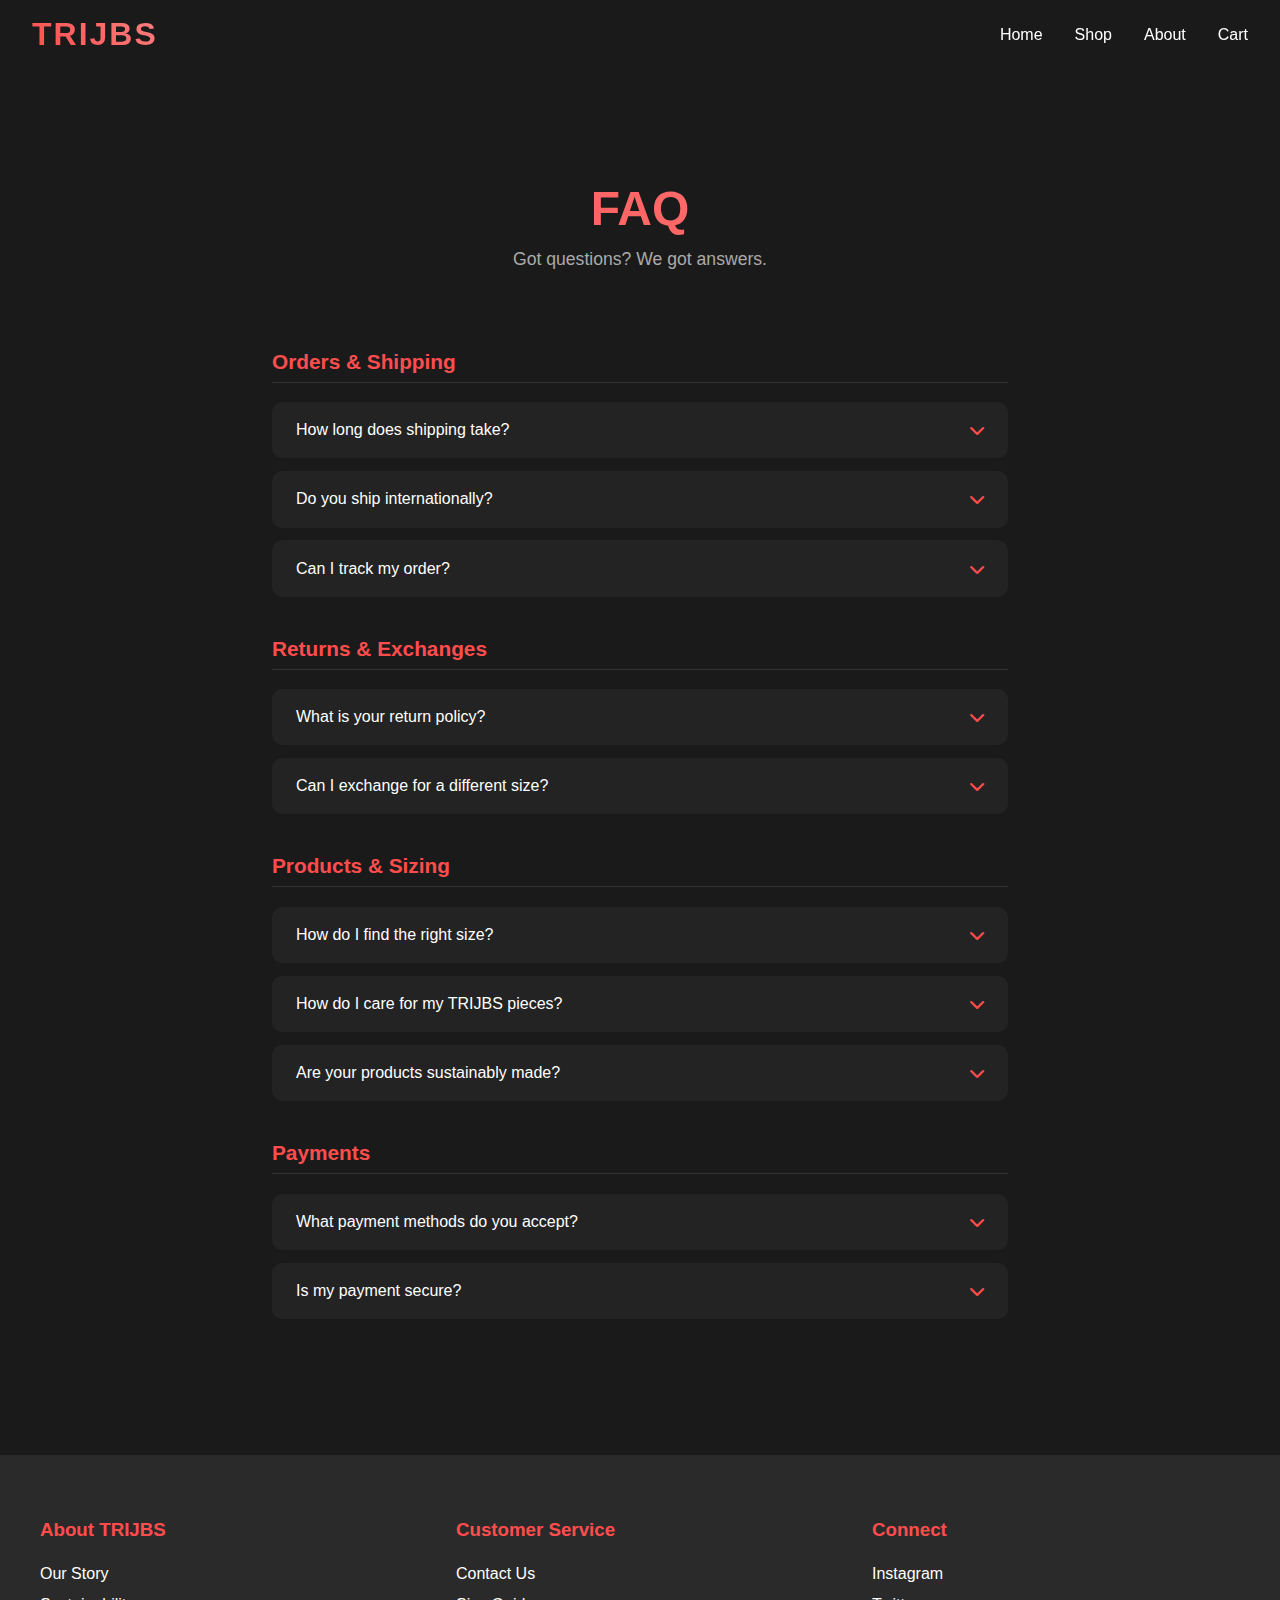
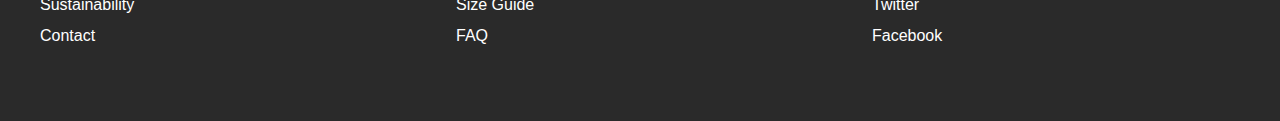
<file: faq.html>
<!DOCTYPE html>
<html lang="en">
<head>
    <meta charset="UTF-8">
    <meta name="viewport" content="width=device-width, initial-scale=1.0">
    <title>FAQ - TRIJBS</title>
    <link href="https://cdnjs.cloudflare.com/ajax/libs/font-awesome/6.0.0/css/all.min.css" rel="stylesheet">
    <meta property="og:title" content="FAQ – TRIJBS">
    <meta property="og:description" content="Frequently asked questions about TRIJBS orders, shipping, returns and sizing.">
    <meta property="og:image" content="https://images.unsplash.com/photo-1521572163474-6864f9cf17ab?auto=format&fit=crop&w=1200&q=80">
    <meta property="og:type" content="website">
    <meta name="twitter:card" content="summary_large_image">
    <style>
        :root {
            --primary-color: #ff4d4d;
            --secondary-color: #2a2a2a;
            --text-color: #ffffff;
            --background-color: #1a1a1a;
            --accent-color: #28a745;
        }
        * { margin: 0; padding: 0; box-sizing: border-box; font-family: 'Helvetica Neue', Arial, sans-serif; }
        body { background-color: var(--background-color); color: var(--text-color); }
        header { background-color: rgba(26, 26, 26, 0.95); padding: 1rem 2rem; position: sticky; top: 0; width: 100%; z-index: 1000; display: flex; justify-content: space-between; align-items: center; }
        .logo { font-size: 2rem; font-weight: bold; background: linear-gradient(45deg, var(--primary-color), #ff8080); -webkit-background-clip: text; -webkit-text-fill-color: transparent; letter-spacing: 2px; }
        nav { display: flex; gap: 2rem; }
        nav a { color: var(--text-color); text-decoration: none; font-size: 1rem; position: relative; padding: 0.5rem 0; }
        nav a::after { content: ''; position: absolute; bottom: 0; left: 0; width: 0; height: 2px; background: var(--primary-color); transition: width 0.3s ease; }
        nav a:hover::after { width: 100%; }
        .cart-badge { background: var(--primary-color); color: #fff; border-radius: 50%; padding: 0.1rem 0.45rem; font-size: 0.72rem; font-weight: bold; margin-left: 0.25rem; display: none; }
        .page-hero { padding: 7rem 2rem 3rem; text-align: center; }
        .page-hero h1 { font-size: 3rem; background: linear-gradient(45deg, var(--primary-color), #ff8080); -webkit-background-clip: text; -webkit-text-fill-color: transparent; margin-bottom: 0.8rem; }
        .page-hero p { color: #aaa; font-size: 1.1rem; }
        .faq-content { max-width: 800px; margin: 0 auto; padding: 2rem; }
        .faq-category { margin-bottom: 2.5rem; }
        .faq-category h2 { font-size: 1.3rem; color: var(--primary-color); margin-bottom: 1.2rem; padding-bottom: 0.5rem; border-bottom: 1px solid #333; }
        .faq-item { background: #232323; border-radius: 10px; margin-bottom: 0.8rem; overflow: hidden; }
        .faq-question { padding: 1.2rem 1.5rem; cursor: pointer; display: flex; justify-content: space-between; align-items: center; font-size: 1rem; font-weight: 500; user-select: none; }
        .faq-question:hover { background: #2a2a2a; }
        .faq-question i { color: var(--primary-color); transition: transform 0.3s; flex-shrink: 0; margin-left: 1rem; }
        .faq-item.open .faq-question i { transform: rotate(180deg); }
        .faq-answer { max-height: 0; overflow: hidden; transition: max-height 0.3s ease, padding 0.3s ease; }
        .faq-item.open .faq-answer { max-height: 300px; }
        .faq-answer p { padding: 0 1.5rem 1.2rem; color: #ccc; line-height: 1.7; }
        footer { background: var(--secondary-color); padding: 4rem 2rem; margin-top: 4rem; }
        .footer-content { max-width: 1200px; margin: 0 auto; display: grid; grid-template-columns: repeat(auto-fit, minmax(250px, 1fr)); gap: 3rem; }
        .footer-section h3 { color: var(--primary-color); margin-bottom: 1.5rem; }
        .footer-section ul { list-style: none; }
        .footer-section ul li { margin-bottom: 0.8rem; }
        .footer-section ul li a { color: var(--text-color); text-decoration: none; transition: color 0.3s ease; }
        .footer-section ul li a:hover { color: var(--primary-color); }
        @media (max-width: 768px) { header { padding: 1rem; flex-direction: column; gap: 1rem; } nav { gap: 1rem; } .page-hero h1 { font-size: 2rem; } }
    </style>
</head>
<body>
    <header>
        <div class="logo">TRIJBS</div>
        <nav>
            <a href="index.html">Home</a>
            <a href="shop.html">Shop</a>
            <a href="about.html">About</a>
            <a href="cart.html">Cart <span class="cart-badge" id="cart-badge"></span></a>
        </nav>
    </header>

    <section class="page-hero">
        <h1>FAQ</h1>
        <p>Got questions? We got answers.</p>
    </section>

    <div class="faq-content">
        <div class="faq-category">
            <h2>Orders &amp; Shipping</h2>
            <div class="faq-item">
                <div class="faq-question">How long does shipping take? <i class="fas fa-chevron-down"></i></div>
                <div class="faq-answer"><p>Standard shipping takes 3–5 business days within the Netherlands. International orders take 7–14 business days depending on the destination. Express shipping is available at checkout.</p></div>
            </div>
            <div class="faq-item">
                <div class="faq-question">Do you ship internationally? <i class="fas fa-chevron-down"></i></div>
                <div class="faq-answer"><p>Yes! We ship worldwide. Shipping costs and delivery times vary by country and are calculated at checkout.</p></div>
            </div>
            <div class="faq-item">
                <div class="faq-question">Can I track my order? <i class="fas fa-chevron-down"></i></div>
                <div class="faq-answer"><p>Absolutely. Once your order is shipped, you'll receive a tracking number by email so you can follow your drop in real time.</p></div>
            </div>
        </div>

        <div class="faq-category">
            <h2>Returns &amp; Exchanges</h2>
            <div class="faq-item">
                <div class="faq-question">What is your return policy? <i class="fas fa-chevron-down"></i></div>
                <div class="faq-answer"><p>We accept returns within 30 days of delivery. Items must be unworn, unwashed, and in original condition with tags attached. Contact us at support@trijbs.com to initiate a return.</p></div>
            </div>
            <div class="faq-item">
                <div class="faq-question">Can I exchange for a different size? <i class="fas fa-chevron-down"></i></div>
                <div class="faq-answer"><p>Yes. Exchanges are free for the first swap. Just reach out within 30 days and we'll sort you out. Check our size guide before ordering to get it right the first time.</p></div>
            </div>
        </div>

        <div class="faq-category">
            <h2>Products &amp; Sizing</h2>
            <div class="faq-item">
                <div class="faq-question">How do I find the right size? <i class="fas fa-chevron-down"></i></div>
                <div class="faq-answer"><p>Check our <a href="sizeguide.html" style="color:var(--primary-color);">Size Guide</a> for detailed measurements on every product. Our tees run true to size. The hoodie has an oversized fit — size down if you prefer a slimmer look.</p></div>
            </div>
            <div class="faq-item">
                <div class="faq-question">How do I care for my TRIJBS pieces? <i class="fas fa-chevron-down"></i></div>
                <div class="faq-answer"><p>Wash inside out at 30°C. No tumble dry — air dry only. No bleach. Iron inside out on low heat. This keeps the print sharp and the fabric lasting longer.</p></div>
            </div>
            <div class="faq-item">
                <div class="faq-question">Are your products sustainably made? <i class="fas fa-chevron-down"></i></div>
                <div class="faq-answer"><p>We're committed to sustainable production. Our cotton is GOTS-certified and we work with ethical factories. Read more on our <a href="about.html" style="color:var(--primary-color);">About page</a>.</p></div>
            </div>
        </div>

        <div class="faq-category">
            <h2>Payments</h2>
            <div class="faq-item">
                <div class="faq-question">What payment methods do you accept? <i class="fas fa-chevron-down"></i></div>
                <div class="faq-answer"><p>We accept all major credit and debit cards (Visa, Mastercard, Amex), iDEAL, PayPal, and Apple Pay.</p></div>
            </div>
            <div class="faq-item">
                <div class="faq-question">Is my payment secure? <i class="fas fa-chevron-down"></i></div>
                <div class="faq-answer"><p>100%. All transactions are encrypted with SSL and processed through secure payment gateways. We never store your card details.</p></div>
            </div>
        </div>
    </div>

    <footer>
        <div class="footer-content">
            <div class="footer-section">
                <h3>About TRIJBS</h3>
                <ul>
                    <li><a href="about.html">Our Story</a></li>
                    <li><a href="about.html">Sustainability</a></li>
                    <li><a href="contact.html">Contact</a></li>
                </ul>
            </div>
            <div class="footer-section">
                <h3>Customer Service</h3>
                <ul>
                    <li><a href="contact.html">Contact Us</a></li>
                    <li><a href="sizeguide.html">Size Guide</a></li>
                    <li><a href="faq.html">FAQ</a></li>
                </ul>
            </div>
            <div class="footer-section">
                <h3>Connect</h3>
                <ul>
                    <li><a href="#">Instagram</a></li>
                    <li><a href="#">Twitter</a></li>
                    <li><a href="#">Facebook</a></li>
                </ul>
            </div>
        </div>
    </footer>
    <script>
        document.querySelectorAll('.faq-item').forEach(item => {
            item.querySelector('.faq-question').addEventListener('click', function() {
                const isOpen = item.classList.contains('open');
                document.querySelectorAll('.faq-item').forEach(i => i.classList.remove('open'));
                if (!isOpen) item.classList.add('open');
            });
        });
        (function() { var c=JSON.parse(localStorage.getItem('trijbs_cart')||'[]'); var n=c.reduce(function(s,i){return s+i.quantity;},0); var b=document.getElementById('cart-badge'); if(b&&n>0){b.textContent=n;b.style.display='inline';} })();
    </script>
</body>
</html>
</file>
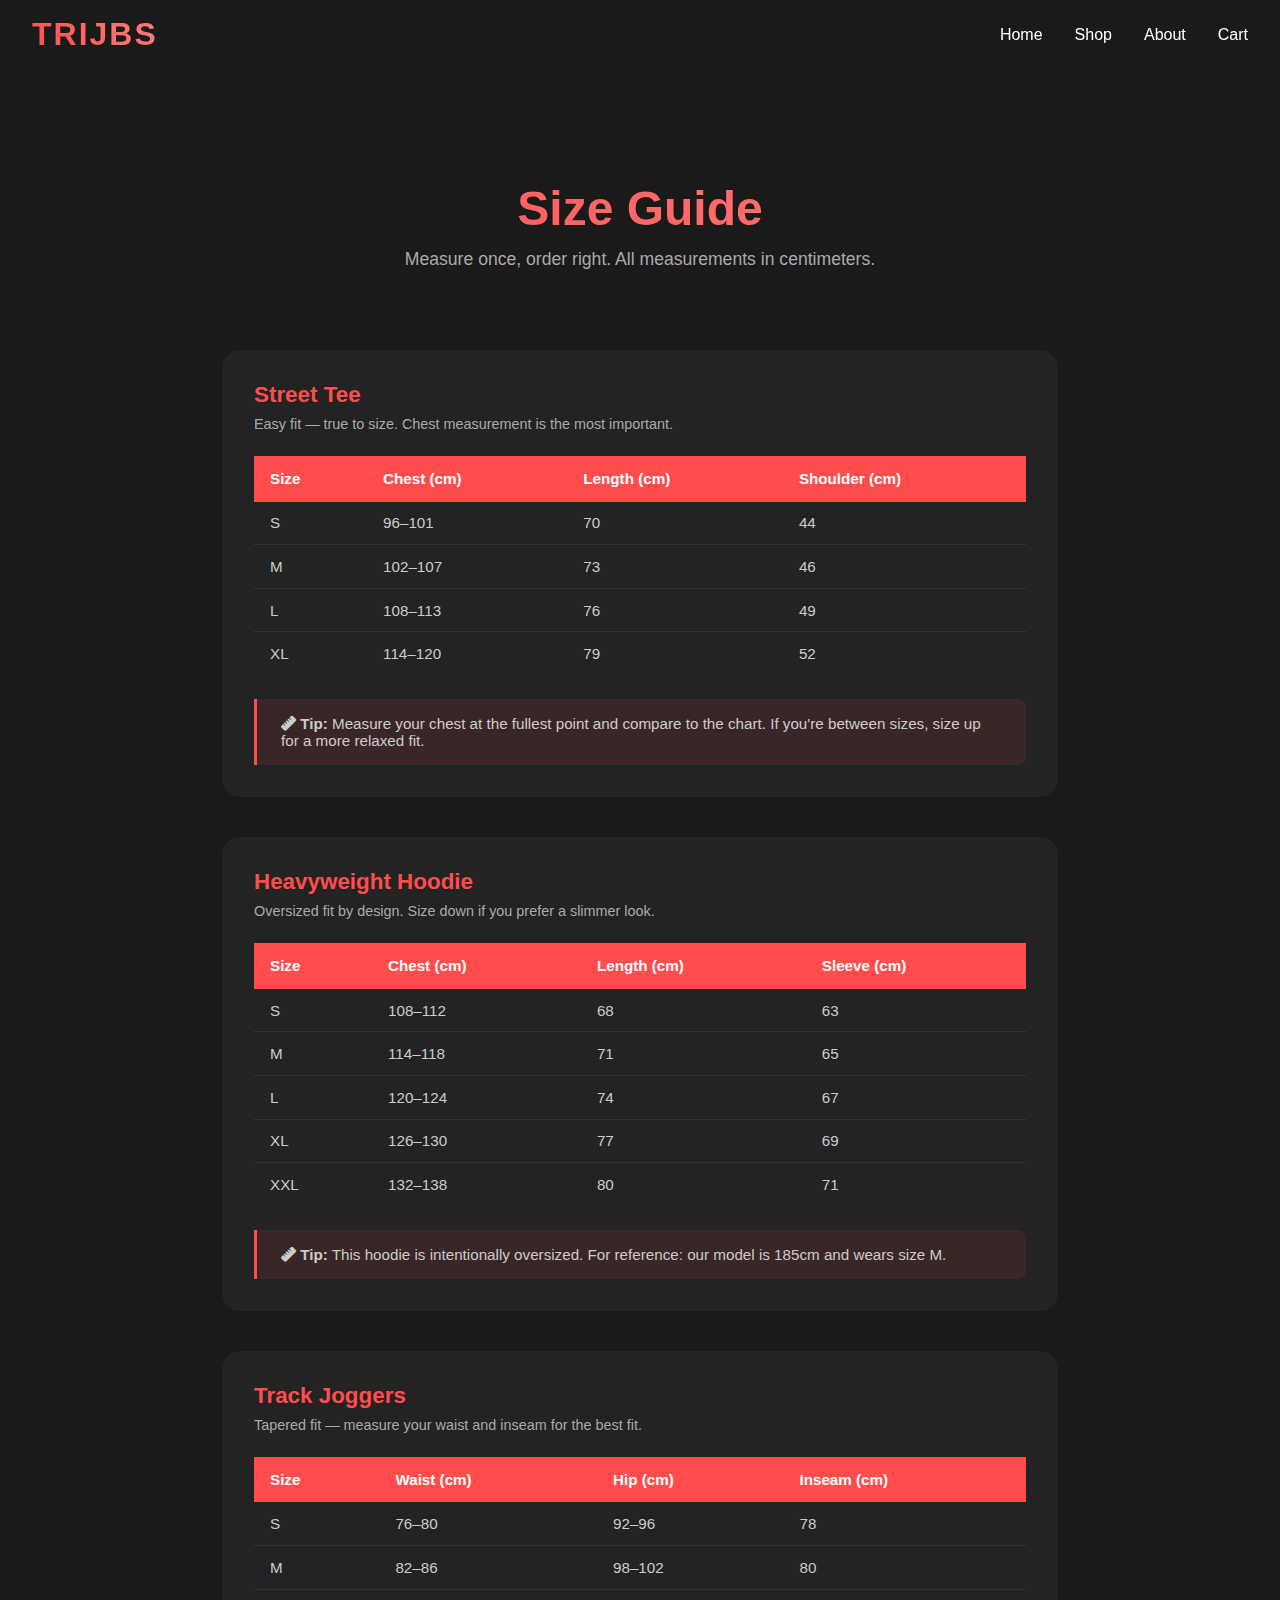
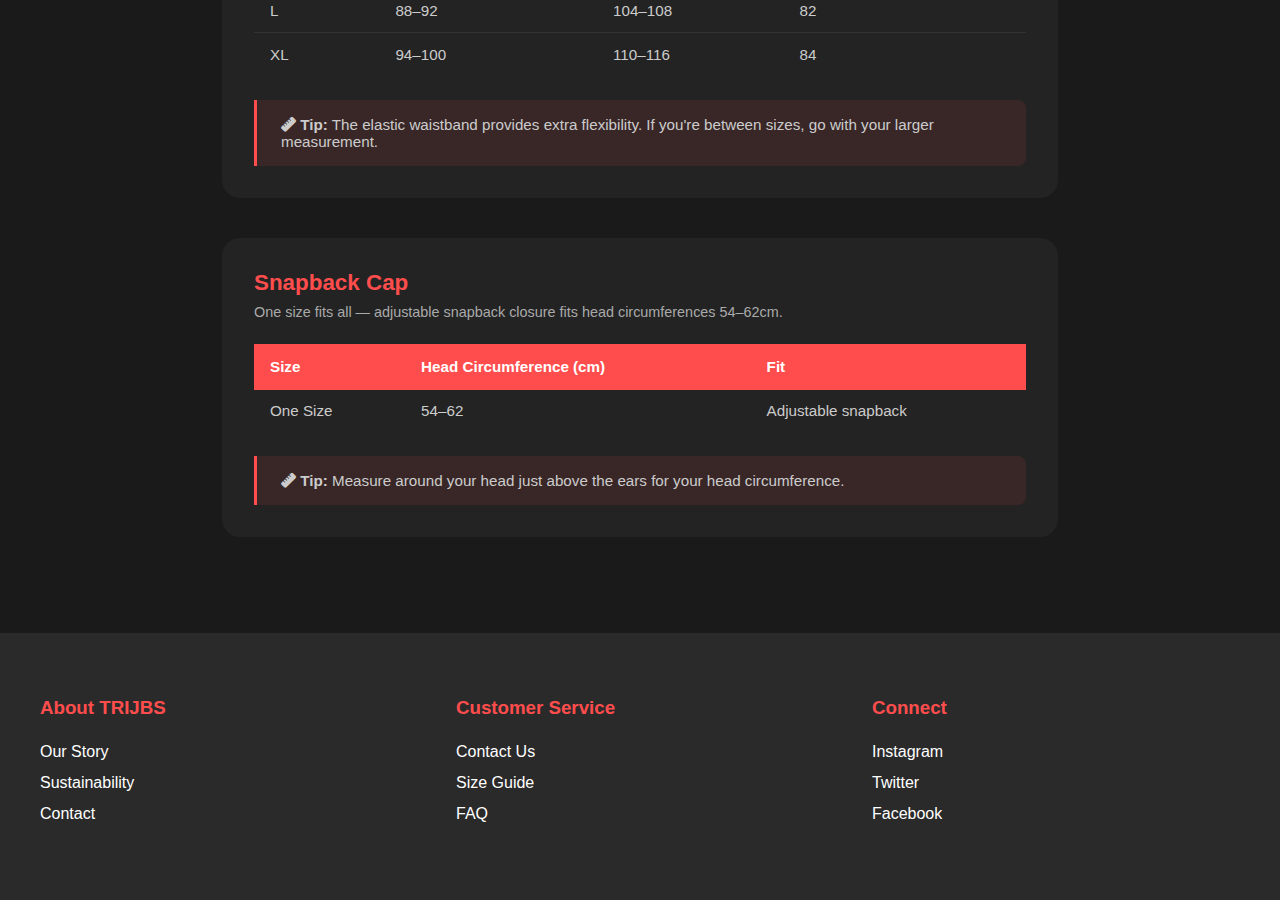
<file: sizeguide.html>
<!DOCTYPE html>
<html lang="en">
<head>
    <meta charset="UTF-8">
    <meta name="viewport" content="width=device-width, initial-scale=1.0">
    <title>Size Guide - TRIJBS</title>
    <link href="https://cdnjs.cloudflare.com/ajax/libs/font-awesome/6.0.0/css/all.min.css" rel="stylesheet">
    <meta property="og:title" content="Size Guide – TRIJBS">
    <meta property="og:description" content="Find your perfect TRIJBS fit with our detailed size guide for tees, hoodies, joggers and caps.">
    <meta property="og:image" content="https://images.unsplash.com/photo-1521572163474-6864f9cf17ab?auto=format&fit=crop&w=1200&q=80">
    <meta property="og:type" content="website">
    <meta name="twitter:card" content="summary_large_image">
    <style>
        :root {
            --primary-color: #ff4d4d;
            --secondary-color: #2a2a2a;
            --text-color: #ffffff;
            --background-color: #1a1a1a;
            --accent-color: #28a745;
        }
        * { margin: 0; padding: 0; box-sizing: border-box; font-family: 'Helvetica Neue', Arial, sans-serif; }
        body { background-color: var(--background-color); color: var(--text-color); }
        header { background-color: rgba(26, 26, 26, 0.95); padding: 1rem 2rem; position: sticky; top: 0; width: 100%; z-index: 1000; display: flex; justify-content: space-between; align-items: center; }
        .logo { font-size: 2rem; font-weight: bold; background: linear-gradient(45deg, var(--primary-color), #ff8080); -webkit-background-clip: text; -webkit-text-fill-color: transparent; letter-spacing: 2px; }
        nav { display: flex; gap: 2rem; }
        nav a { color: var(--text-color); text-decoration: none; font-size: 1rem; position: relative; padding: 0.5rem 0; }
        nav a::after { content: ''; position: absolute; bottom: 0; left: 0; width: 0; height: 2px; background: var(--primary-color); transition: width 0.3s ease; }
        nav a:hover::after { width: 100%; }
        .cart-badge { background: var(--primary-color); color: #fff; border-radius: 50%; padding: 0.1rem 0.45rem; font-size: 0.72rem; font-weight: bold; margin-left: 0.25rem; display: none; }
        .page-hero { padding: 7rem 2rem 3rem; text-align: center; }
        .page-hero h1 { font-size: 3rem; background: linear-gradient(45deg, var(--primary-color), #ff8080); -webkit-background-clip: text; -webkit-text-fill-color: transparent; margin-bottom: 0.8rem; }
        .page-hero p { color: #aaa; font-size: 1.1rem; }
        .size-content { max-width: 900px; margin: 0 auto; padding: 2rem; display: flex; flex-direction: column; gap: 2.5rem; }
        .size-block { background: #232323; border-radius: 18px; padding: 2rem; }
        .size-block h2 { font-size: 1.4rem; color: var(--primary-color); margin-bottom: 0.5rem; }
        .size-block .note { color: #aaa; font-size: 0.9rem; margin-bottom: 1.5rem; }
        table { width: 100%; border-collapse: collapse; font-size: 0.95rem; }
        thead { background: var(--primary-color); }
        th { padding: 0.9rem 1rem; text-align: left; font-weight: 600; }
        td { padding: 0.8rem 1rem; border-bottom: 1px solid #333; color: #ccc; }
        tr:last-child td { border-bottom: none; }
        tr:hover td { background: #292929; }
        .tip-box { background: rgba(255,77,77,0.1); border-left: 3px solid var(--primary-color); padding: 1rem 1.5rem; border-radius: 0 8px 8px 0; margin-top: 1.5rem; color: #ccc; font-size: 0.95rem; }
        footer { background: var(--secondary-color); padding: 4rem 2rem; margin-top: 4rem; }
        .footer-content { max-width: 1200px; margin: 0 auto; display: grid; grid-template-columns: repeat(auto-fit, minmax(250px, 1fr)); gap: 3rem; }
        .footer-section h3 { color: var(--primary-color); margin-bottom: 1.5rem; }
        .footer-section ul { list-style: none; }
        .footer-section ul li { margin-bottom: 0.8rem; }
        .footer-section ul li a { color: var(--text-color); text-decoration: none; transition: color 0.3s ease; }
        .footer-section ul li a:hover { color: var(--primary-color); }
        @media (max-width: 768px) { header { padding: 1rem; flex-direction: column; gap: 1rem; } nav { gap: 1rem; } .page-hero h1 { font-size: 2rem; } table { font-size: 0.8rem; } th, td { padding: 0.6rem 0.5rem; } }
    </style>
</head>
<body>
    <header>
        <div class="logo">TRIJBS</div>
        <nav>
            <a href="index.html">Home</a>
            <a href="shop.html">Shop</a>
            <a href="about.html">About</a>
            <a href="cart.html">Cart <span class="cart-badge" id="cart-badge"></span></a>
        </nav>
    </header>

    <section class="page-hero">
        <h1>Size Guide</h1>
        <p>Measure once, order right. All measurements in centimeters.</p>
    </section>

    <div class="size-content">
        <div class="size-block">
            <h2>Street Tee</h2>
            <p class="note">Easy fit — true to size. Chest measurement is the most important.</p>
            <table>
                <thead>
                    <tr><th>Size</th><th>Chest (cm)</th><th>Length (cm)</th><th>Shoulder (cm)</th></tr>
                </thead>
                <tbody>
                    <tr><td>S</td><td>96–101</td><td>70</td><td>44</td></tr>
                    <tr><td>M</td><td>102–107</td><td>73</td><td>46</td></tr>
                    <tr><td>L</td><td>108–113</td><td>76</td><td>49</td></tr>
                    <tr><td>XL</td><td>114–120</td><td>79</td><td>52</td></tr>
                </tbody>
            </table>
            <div class="tip-box"><i class="fas fa-ruler"></i> <strong>Tip:</strong> Measure your chest at the fullest point and compare to the chart. If you're between sizes, size up for a more relaxed fit.</div>
        </div>

        <div class="size-block">
            <h2>Heavyweight Hoodie</h2>
            <p class="note">Oversized fit by design. Size down if you prefer a slimmer look.</p>
            <table>
                <thead>
                    <tr><th>Size</th><th>Chest (cm)</th><th>Length (cm)</th><th>Sleeve (cm)</th></tr>
                </thead>
                <tbody>
                    <tr><td>S</td><td>108–112</td><td>68</td><td>63</td></tr>
                    <tr><td>M</td><td>114–118</td><td>71</td><td>65</td></tr>
                    <tr><td>L</td><td>120–124</td><td>74</td><td>67</td></tr>
                    <tr><td>XL</td><td>126–130</td><td>77</td><td>69</td></tr>
                    <tr><td>XXL</td><td>132–138</td><td>80</td><td>71</td></tr>
                </tbody>
            </table>
            <div class="tip-box"><i class="fas fa-ruler"></i> <strong>Tip:</strong> This hoodie is intentionally oversized. For reference: our model is 185cm and wears size M.</div>
        </div>

        <div class="size-block">
            <h2>Track Joggers</h2>
            <p class="note">Tapered fit — measure your waist and inseam for the best fit.</p>
            <table>
                <thead>
                    <tr><th>Size</th><th>Waist (cm)</th><th>Hip (cm)</th><th>Inseam (cm)</th></tr>
                </thead>
                <tbody>
                    <tr><td>S</td><td>76–80</td><td>92–96</td><td>78</td></tr>
                    <tr><td>M</td><td>82–86</td><td>98–102</td><td>80</td></tr>
                    <tr><td>L</td><td>88–92</td><td>104–108</td><td>82</td></tr>
                    <tr><td>XL</td><td>94–100</td><td>110–116</td><td>84</td></tr>
                </tbody>
            </table>
            <div class="tip-box"><i class="fas fa-ruler"></i> <strong>Tip:</strong> The elastic waistband provides extra flexibility. If you're between sizes, go with your larger measurement.</div>
        </div>

        <div class="size-block">
            <h2>Snapback Cap</h2>
            <p class="note">One size fits all — adjustable snapback closure fits head circumferences 54–62cm.</p>
            <table>
                <thead>
                    <tr><th>Size</th><th>Head Circumference (cm)</th><th>Fit</th></tr>
                </thead>
                <tbody>
                    <tr><td>One Size</td><td>54–62</td><td>Adjustable snapback</td></tr>
                </tbody>
            </table>
            <div class="tip-box"><i class="fas fa-ruler"></i> <strong>Tip:</strong> Measure around your head just above the ears for your head circumference.</div>
        </div>
    </div>

    <footer>
        <div class="footer-content">
            <div class="footer-section">
                <h3>About TRIJBS</h3>
                <ul>
                    <li><a href="about.html">Our Story</a></li>
                    <li><a href="about.html">Sustainability</a></li>
                    <li><a href="contact.html">Contact</a></li>
                </ul>
            </div>
            <div class="footer-section">
                <h3>Customer Service</h3>
                <ul>
                    <li><a href="contact.html">Contact Us</a></li>
                    <li><a href="sizeguide.html">Size Guide</a></li>
                    <li><a href="faq.html">FAQ</a></li>
                </ul>
            </div>
            <div class="footer-section">
                <h3>Connect</h3>
                <ul>
                    <li><a href="#">Instagram</a></li>
                    <li><a href="#">Twitter</a></li>
                    <li><a href="#">Facebook</a></li>
                </ul>
            </div>
        </div>
    </footer>
    <script>
        (function() { var c=JSON.parse(localStorage.getItem('trijbs_cart')||'[]'); var n=c.reduce(function(s,i){return s+i.quantity;},0); var b=document.getElementById('cart-badge'); if(b&&n>0){b.textContent=n;b.style.display='inline';} })();
    </script>
</body>
</html>
</file>
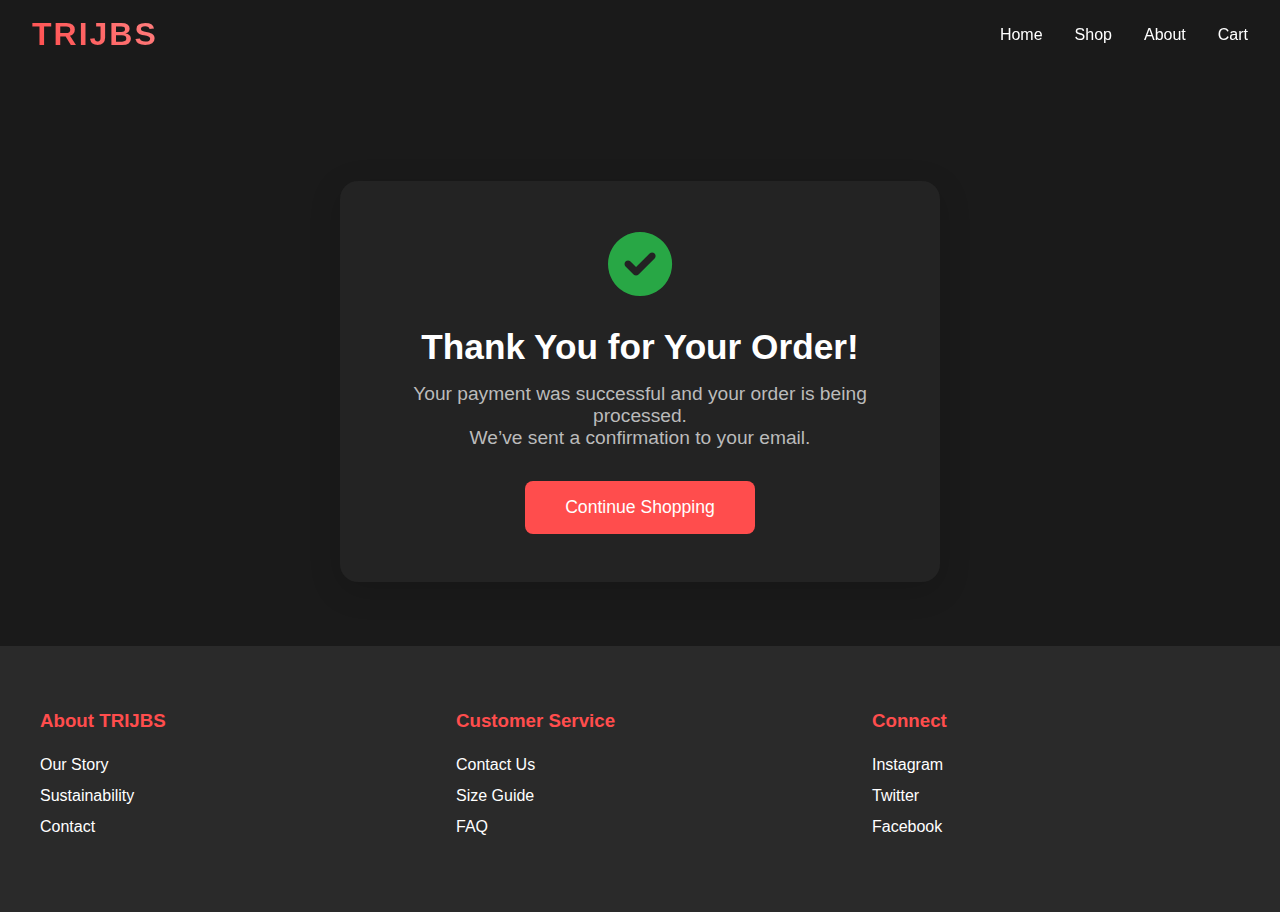
<file: thankyou.html>
<!DOCTYPE html>
<html lang="en">
<head>
    <meta charset="UTF-8">
    <meta name="viewport" content="width=device-width, initial-scale=1.0">
    <title>Thank You - TRIJBS</title>
    <link href="https://cdnjs.cloudflare.com/ajax/libs/font-awesome/6.0.0/css/all.min.css" rel="stylesheet">
    <meta property="og:title" content="Order Confirmed – TRIJBS">
    <meta property="og:description" content="Thanks for your order! Your TRIJBS drop is on its way.">
    <meta property="og:image" content="https://images.unsplash.com/photo-1521572163474-6864f9cf17ab?auto=format&fit=crop&w=1200&q=80">
    <meta property="og:type" content="website">
    <meta name="twitter:card" content="summary_large_image">
    <style>
        :root {
            --primary-color: #ff4d4d;
            --secondary-color: #2a2a2a;
            --text-color: #ffffff;
            --background-color: #1a1a1a;
            --accent-color: #28a745;
        }
        * { margin: 0; padding: 0; box-sizing: border-box; font-family: 'Helvetica Neue', Arial, sans-serif; }
        body { background-color: var(--background-color); color: var(--text-color); }
        header { background-color: rgba(26, 26, 26, 0.95); padding: 1rem 2rem; position: sticky; top: 0; width: 100%; z-index: 1000; display: flex; justify-content: space-between; align-items: center; transition: all 0.3s ease; }
        .logo { font-size: 2rem; font-weight: bold; background: linear-gradient(45deg, var(--primary-color), #ff8080); -webkit-background-clip: text; -webkit-text-fill-color: transparent; letter-spacing: 2px; }
        nav { display: flex; gap: 2rem; }
        nav a { color: var(--text-color); text-decoration: none; font-size: 1rem; position: relative; padding: 0.5rem 0; }
        nav a::after { content: ''; position: absolute; bottom: 0; left: 0; width: 0; height: 2px; background: var(--primary-color); transition: width 0.3s ease; }
        nav a:hover::after { width: 100%; }
        .thankyou-section { max-width: 600px; margin: 7rem auto 2rem auto; background: #232323; border-radius: 18px; padding: 3rem 2rem; box-shadow: 0 8px 32px rgba(0,0,0,0.15); text-align: center; }
        .thankyou-icon { font-size: 4rem; color: var(--accent-color); margin-bottom: 1.5rem; }
        .thankyou-section h1 { font-size: 2.2rem; margin-bottom: 1rem; }
        .thankyou-section p { font-size: 1.2rem; margin-bottom: 2rem; color: #bbb; }
        .cart-badge { background: var(--primary-color); color: #fff; border-radius: 50%; padding: 0.1rem 0.45rem; font-size: 0.72rem; font-weight: bold; margin-left: 0.25rem; display: none; }
        .shop-btn { background: var(--primary-color); color: #fff; padding: 1rem 2.5rem; border: none; border-radius: 8px; font-size: 1.1rem; cursor: pointer; transition: background 0.2s; text-decoration: none; display: inline-block; }
        .shop-btn:hover { background: #e63939; }
        footer { background: var(--secondary-color); padding: 4rem 2rem; margin-top: 4rem; }
        .footer-content { max-width: 1200px; margin: 0 auto; display: grid; grid-template-columns: repeat(auto-fit, minmax(250px, 1fr)); gap: 3rem; }
        .footer-section h3 { color: var(--primary-color); margin-bottom: 1.5rem; }
        .footer-section ul { list-style: none; }
        .footer-section ul li { margin-bottom: 0.8rem; }
        .footer-section ul li a { color: var(--text-color); text-decoration: none; transition: color 0.3s ease; }
        .footer-section ul li a:hover { color: var(--primary-color); }
    </style>
</head>
<body>
    <header>
        <div class="logo">TRIJBS</div>
        <nav>
            <a href="index.html">Home</a>
            <a href="shop.html">Shop</a>
            <a href="about.html">About</a>
            <a href="cart.html">Cart <span class="cart-badge" id="cart-badge"></span></a>
        </nav>
    </header>
    <section class="thankyou-section">
        <div class="thankyou-icon"><i class="fas fa-check-circle"></i></div>
        <h1>Thank You for Your Order!</h1>
        <p>Your payment was successful and your order is being processed.<br>We’ve sent a confirmation to your email.</p>
        <a href="shop.html" class="shop-btn">Continue Shopping</a>
    </section>
    <footer>
        <div class="footer-content">
            <div class="footer-section">
                <h3>About TRIJBS</h3>
                <ul>
                    <li><a href="about.html">Our Story</a></li>
                    <li><a href="about.html">Sustainability</a></li>
                    <li><a href="contact.html">Contact</a></li>
                </ul>
            </div>
            <div class="footer-section">
                <h3>Customer Service</h3>
                <ul>
                    <li><a href="contact.html">Contact Us</a></li>
                    <li><a href="sizeguide.html">Size Guide</a></li>
                    <li><a href="faq.html">FAQ</a></li>
                </ul>
            </div>
            <div class="footer-section">
                <h3>Connect</h3>
                <ul>
                    <li><a href="#instagram">Instagram</a></li>
                    <li><a href="#twitter">Twitter</a></li>
                    <li><a href="#facebook">Facebook</a></li>
                </ul>
            </div>
        </div>
    </footer>
    <script>
        localStorage.removeItem('trijbs_cart');
        // Badge will show 0 since cart is cleared — no display needed
    </script>
</body>
</html>
</file>
<file: styles.css>
* {
    margin: 0;
    padding: 0;
    box-sizing: border-box;
    font-family: Arial, sans-serif;
}

body {
    background-color: #1a1a1a;
    color: #333;
}

/* Header */
header {
    display: flex;
    justify-content: space-between;
    align-items: center;
    padding: 20px 40px;
    background-color: #1a1a1a;
    color: white;
    position: sticky;
    top: 0;
    z-index: 1000;
    box-shadow: 0 2px 5px rgba(0, 0, 0, 0.2);
}

.logo {
    font-size: 24px;
    font-weight: bold;
}

.update {
    background-color: #ff4d4d;
    padding: 5px 10px;
    border-radius: 15px;
    font-size: 12px;
}

nav a {
    color: white;
    text-decoration: none;
    margin-left: 20px;
    font-size: 14px;
}

nav a:hover {
    text-decoration: underline;
}


/* Hero Section (Homepage) */
.hero-section {
    position: relative;
    height: 80vh;
    display: flex;
    align-items: center;
    justify-content: left;
    overflow: hidden;
    padding: 0 40px;
}

.hero-content {
    position: relative;
    z-index: 2;
    text-align: center;
}

.hero-content h1 {
    font-size: 48px;
    color: white;
    margin-bottom: 20px;
}

.explore-btn {
    background-color: #ff4d4d;
    color: white;
    padding: 10px 20px;
    border: none;
    border-radius: 20px;
    font-size: 16px;
    cursor: pointer;
    transition: background-color 0.3s ease;
}

.explore-btn:hover {
    background-color: #e63939;
}

.hero-background {
    position: absolute;
    top: 0;
    right: 0;
    width: 100%;
    height: 100%;
    z-index: 1;
}

.circle {
    position: absolute;
    border-radius: 50%;
    background: radial-gradient(circle, rgba(162, 160, 160, 0.1) 0%, rgba(24, 23, 23, 0) 80%);
    border: 1px solid rgba(255, 255, 255, 0.2);
}

.circle.large {
    width: 500px;
    height: 500px;
    top: 50%;
    right: 10%;
    transform: translateY(-50%);
}

.circle.small {
    width: 200px;
    height: 200px;
    top: 20%;
    right: 5%;
}

/* Products Section (Homepage and Shop) */
.products-section,
.shop-section {
    padding: 40px;
    color: white;
}

.products-section h2,
.shop-section h1 {
    font-size: 24px;
    margin-bottom: 20px;
    text-align: center;
}

.products-grid {
    display: grid;
    grid-template-columns: repeat(3, 1fr);
    gap: 20px;
}

.product-card {
    background-color: #2a2a2a;
    border-radius: 10px;
    padding: 20px;
    text-align: center;
    transition: transform 0.3s ease;
}

.product-card:hover {
    transform: translateY(-5px);
}

.product-card a {
    text-decoration: none;
    color: inherit;
}

.product-image {
    width: 100%;
    height: 200px;
    background-color: #333;
    border-radius: 10px;
    margin-bottom: 10px;
    overflow: hidden;
}

.product-image img {
    width: 100%;
    height: 100%;
    object-fit: cover;
}

.product-image.placeholder {
    display: flex;
    align-items: center;
    justify-content: center;
    font-size: 48px;
    color: #666;
}

.product-info p {
    font-size: 14px;
    margin-bottom: 5px;
}

.product-info .price {
    font-size: 16px;
    color: #ff4d4d;
    margin-bottom: 5px;
}

.rating {
    color: #f5c518;
    font-size: 14px;
}

/* Statistics Section (Homepage) */
.stats-section {
    padding: 40px;
    color: white;
    text-align: center;
}

.stats-section h2 {
    font-size: 24px;
    margin-bottom: 20px;
}

.stats-grid {
    display: grid;
    grid-template-columns: repeat(4, 1fr);
    gap: 20px;
}

.stat {
    display: flex;
    flex-direction: column;
    align-items: center;
}


.stat-icon {
    width: 50px;
    height: 50px;
    background-color: #ff4d4d;
    border-radius: 50%;
    display: flex;
    align-items: center;
    justify-content: center;
    margin-bottom: 10px;
}

.stat-icon img {
    width: 40px;
    height: 40px;
}

.stat p {
    font-size: 14px;
}

/* Main Content (Product, Cart, Checkout) */
.main-content {
    background-color: white;
    margin: 20px auto;
    padding: 40px;
    border-radius: 20px;
    max-width: 900px;
    display: flex;
    flex-direction: column;
    gap: 20px;
}

.main-content h1 {
    font-size: 24px;
    margin-bottom: 20px;
}

/* Product Section (Product Page) */
.product-section {
    display: flex;
    gap: 40px;
}

.product-image {
    display: flex;
    flex-direction: column;
    align-items: center;
}

.image-container {
    position: relative;
    width: 300px;
    height: 300px;
}

.product-image img#product-img {
    width: 100%;
    height: 100%;
    background-color: #f0f0f0;
    border-radius: 10px;
    margin-bottom: 10px;
}

.zoom-lens {
    position: absolute;
    width: 100px;
    height: 100px;
    background: rgba(0, 0, 0, 0.3);
    border: 1px solid #ccc;
    display: none;
    cursor: none;
}

.zoom-result {
    position: absolute;
    width: 300px;
    height: 300px;
    background-color: #fff;
    border: 1px solid #ccc;
    display: none;
    z-index: 100;
    left: 320px;
    top: 0;
    background-repeat: no-repeat;
}

.image-gallery {
    display: flex;
    gap: 10px;
}

.image-gallery .thumbnail {
    width: 80px;
    height: 80px;
    object-fit: cover;
    border-radius: 5px;
    cursor: pointer;
    border: 2px solid transparent;
    transition: border 0.3s ease;
}

.image-gallery .thumbnail:hover,
.image-gallery .thumbnail.selected {
    border: 2px solid #333;
}

.product-details {
    flex: 1;
}

.product-details h1 {
    font-size: 24px;
    margin-bottom: 10px;
}

.price {
    font-size: 20px;
    color: #ff4d4d;
    margin-bottom: 10px;
}

.availability {
    font-size: 14px;
    margin-bottom: 10px;
}

.availability.in-stock {
    color: #28a745;
}

.availability.out-of-stock {
    color: #ff4d4d;
}

.shipping {
    font-size: 14px;
    color: #666;
    margin-bottom: 20px;
}

.color-options {
    margin-bottom: 20px;
}

.color-options label {
    display: block;
    font-size: 14px;
    margin-bottom: 10px;
}

.color-options .color {
    display: inline-block;
    width: 30px;
    height: 30px;
    border-radius: 50%;
    margin-right: 10px;
    cursor: pointer;
    border: 2px solid transparent;
    transition: border 0.3s ease;
}

.color-options .color:hover,
.color-options .color.selected {
    border: 2px solid #333;
}

.color-options .color.black { background-color: black; }
.color-options .color.white { background-color: white; border: 2px solid #ccc; }
.color-options .color.grey { background-color: grey; }
.color-options .color.green { background-color: green; }

.size-options {
    margin-bottom: 20px;
}

.size-options label {
    display: block;
    font-size: 14px;
    margin-bottom: 10px;
}

.size-options .size-btn {
    padding: 5px 10px;
    margin-right: 10px;
    border: 1px solid #ccc;
    background-color: #f0f0f0;
    cursor: pointer;
    border-radius: 5px;
    transition: background-color 0.3s ease;
}

.size-options .size-btn:hover,
.size-options .size-btn.selected {
    background-color: #ddd;
}

.quantity {
    margin-bottom: 20px;
}

.quantity label {
    display: block;
    font-size: 14px;
    margin-bottom: 10px;
}

.quantity-controls {
    display: flex;
    align-items: center;
    gap: 10px;
}

.quantity-controls input {
    width: 50px;
    padding: 5px;
    text-align: center;
    border: 1px solid #ccc;
    border-radius: 5px;
}

.quantity-btn {
    padding: 5px 10px;
    border: 1px solid #ccc;
    background-color: #f0f0f0;
    cursor: pointer;
    border-radius: 5px;
}

.quantity-btn:hover {
    background-color: #ddd;
}

.add-to-cart {
    background-color: #333;
    color: white;
    padding: 10px 20px;
    border: none;
    border-radius: 5px;
    cursor: pointer;
    width: 100%;
    font-size: 16px;
    transition: background-color 0.3s ease;
    position: relative;
    display: flex;
    justify-content: center;
    align-items: center;
}

.add-to-cart:hover {
    background-color: #555;
}

.add-to-cart:disabled {
    background-color: #999;
    cursor: not-allowed;
}

.spinner {
    width: 20px;
    height: 20px;
    border: 3px solid #fff;
    border-top: 3px solid transparent;
    border-radius: 50%;
    animation: spin 1s linear infinite;
}

@keyframes spin {
    0% { transform: rotate(0deg); }
    100% { transform: rotate(360deg); }
}

.cart-message {
    margin-top: 10px;
    font-size: 14px;
    text-align: center;
    display: none;
}

.cart-message.success {
    color: #28a745;
}

.cart-message.error {
    color: #ff4d4d;
}

.social-share {
    margin-top: 20px;
}

.social-share h3 {
    font-size: 16px;
    margin-bottom: 10px;
}

.share-btn {
    padding: 8px 15px;
    margin-right: 10px;
    border: none;
    border-radius: 5px;
    cursor: pointer;
    color: white;
    font-size: 14px;
}

.share-btn[data-share="facebook"] {
    background-color: #3b5998;
}

.share-btn[data-share="twitter"] {
    background-color: #1da1f2;
}

.share-btn[data-share="whatsapp"] {
    background-color: #25d366;
}

.share-btn:hover {
    opacity: 0.9;
}

/* Description Section (Product Page) */
.description-section {
    background-color: #f0f0f0;
    padding: 20px;
    border-radius: 10px;
}

.description-section h2 {
    font-size: 18px;
    margin-bottom: 10px;
}

.description-section p {
    font-size: 14px;
    margin-bottom: 10px;
}

.description-section ul {
    list-style-type: disc;
    padding-left: 20px;
    font-size: 14px;
}

/* Reviews Section (Product Page) */
.reviews-section {
    background-color: #f0f0f0;
    padding: 20px;
    border-radius: 10px;
}

.reviews-section h2 {
    font-size: 18px;
    margin-bottom: 20px;
}

.review {
    margin-bottom: 20px;
    border-bottom: 1px solid #ddd;
    padding-bottom: 10px;
}

.review-header {
    display: flex;
    justify-content: space-between;
    align-items: center;
    margin-bottom: 5px;
}

.reviewer-name {
    font-weight: bold;
}

.review-date {
    font-size: 12px;
    color: #666;
}

.review-rating {
    color: #f5c518;
}

.review p {
    font-size: 14px;
}

.load-more-reviews {
    background-color: #333;
    color: white;
    padding: 10px 20px;
    border: none;
    border-radius: 5px;
    cursor: pointer;
    display: block;
    margin: 0 auto;
}

.load-more-reviews:hover {
    background-color: #555;
}

.load-more-reviews:disabled {
    background-color: #999;
    cursor: not-allowed;
}

/* Cart Page */
.cart-items {
    display: flex;
    flex-direction: column;
    gap: 20px;
}

.cart-item {
    display: flex;
    gap: 20px;
    padding: 20px;
    background-color: #f0f0f0;
    border-radius: 10px;
}

.cart-item img {
    width: 100px;
    height: 100px;
    object-fit: cover;
    border-radius: 5px;
}

.cart-item-details {
    flex: 1;
}

.cart-item-details h3 {
    font-size: 16px;
    margin-bottom: 5px;
}

.cart-item-details p {
    font-size: 14px;
    margin-bottom: 5px;
}

.cart-item-actions {
    display: flex;
    gap: 10px;
    align-items: center;
}

.cart-item-actions .quantity-controls {
    display: flex;
    gap: 5px;
}

.cart-item-actions .remove-btn {
    background-color: #ff4d4d;
    color: white;
    padding: 5px 10px;
    border: none;
    border-radius: 5px;
    cursor: pointer;
}

.cart-item-actions .remove-btn:hover {
    background-color: #e63939;
}

.cart-total {
    margin-top: 20px;
    text-align: right;
}

.cart-total h3 {
    font-size: 18px;
    margin-bottom: 10px;
}

.checkout-btn {
    background-color: #28a745;
    color: white;
    padding: 10px 20px;
    border: none;
    border-radius: 5px;
    cursor: pointer;
}

.checkout-btn:hover {
    background-color: #218838;
}

/* Checkout Page */
.checkout-summary {
    margin-bottom: 40px;
}

.checkout-summary h2 {
    font-size: 18px;
    margin-bottom: 20px;
}

#checkout-items .cart-item {
    background-color: #f9f9f9;
}

.checkout-form {
    max-width: 500px;
    margin: 0 auto;
}

.checkout-form h2 {
    font-size: 18px;
    margin-bottom: 20px;
}

.checkout-form form {
    display: flex;
    flex-direction: column;
    gap: 15px;
}

.checkout-form label {
    font-size: 14px;
    margin-bottom: 5px;
}

.checkout-form input {
    padding: 10px;
    border: 1px solid #ccc;
    border-radius: 5px;
    font-size: 14px;
}

.card-details {
    display: flex;
    gap: 20px;
}

.card-details div {
    flex: 1;
}

.pay-btn {
    background-color: #28a745;
    color: white;
    padding: 10px 20px;
    border: none;
    border-radius: 5px;
    cursor: pointer;
    font-size: 16px;
    display: flex;
    justify-content: center;
    align-items: center;
}

.pay-btn:hover {
    background-color: #218838;
}

.pay-btn:disabled {
    background-color: #999;
    cursor: not-allowed;
}

.payment-message {
    margin-top: 10px;
    font-size: 14px;
    text-align: center;
    display: none;
}

.payment-message.success {
    color: #28a745;
}

.payment-message.error {
    color: #ff4d4d;
}

/* Footer */
footer {
    color: white;
    padding: 40px;
    display: flex;
    justify-content: space-between;
    flex-wrap: wrap;
    gap: 20px;
}

.footer-logo {
    font-size: 24px;
    font-weight: bold;
}

.footer-logo .dots {
    display: flex;
    gap: 5px;
    margin-top: 10px;
}

.footer-logo .dot {
    width: 10px;
    height: 10px;
    background-color: #ff4d4d;
    border-radius: 50%;
}

.footer-column h3 {
    font-size: 16px;
    margin-bottom: 10px;
}

.footer-column a {
    color: white;
    text-decoration: none;
    display: block;
    font-size: 14px;
    margin-bottom: 5px;
}

.footer-column a:hover {
    text-decoration: underline;
}

/* Responsiveness */
@media (max-width: 768px) {
    header {
        flex-direction: column;
        gap: 10px;
        padding: 15px 20px;
    }

    nav a {
        margin-left: 10px;
    }

    .hero-section {
        height: 60vh;
        padding: 0 20px;
    }

    .hero-content h1 {
        font-size: 36px;
    }

    .circle.large {
        width: 300px;
        height: 300px;
        right: 0;
    }

    .circle.small {
        width: 150px;
        height: 150px;
        top: 10%;
        right: 0;
    }

    .products-grid {
        grid-template-columns: 1fr;
    }

    .stats-grid {
        grid-template-columns: repeat(2, 1fr);
    }

    .product-section {
        flex-direction: column;
        align-items: center;
    }

    .image-container {
        width: 100%;
        max-width: 300px;
        height: auto;
    }

    .product-image img#product-img {
        width: 100%;
        max-width: 300px;
    }

    .zoom-result {
        display: none !important;
    }

    .image-gallery .thumbnail {
        width: 60px;
        height: 60px;
    }

    .cart-item {
        flex-direction: column;
        align-items: center;
        text-align: center;
    }

    .cart-item-actions {
        justify-content: center;
    }

    .cart-total {
        text-align: center;
    }

    .card-details {
        flex-direction: column;
        gap: 15px;
    }

    footer {
        flex-direction: column;
        align-items: center;
        text-align: center;
    }
}

@media (max-width: 480px) {
    .logo {
        font-size: 20px;
    }

    nav a {
        font-size: 12px;
        margin-left: 5px;
    }

    .hero-content h1 {
        font-size: 28px;
    }

    .explore-btn {
        font-size: 14px;
    }

    .stats-grid {
        grid-template-columns: 1fr;
    }

    .product-details h1 {
        font-size: 20px;
    }

    .price {
        font-size: 18px;
    }

    .add-to-cart {
        font-size: 14px;
    }

    .image-gallery .thumbnail {
        width: 50px;
        height: 50px;
    }
}
</file>
